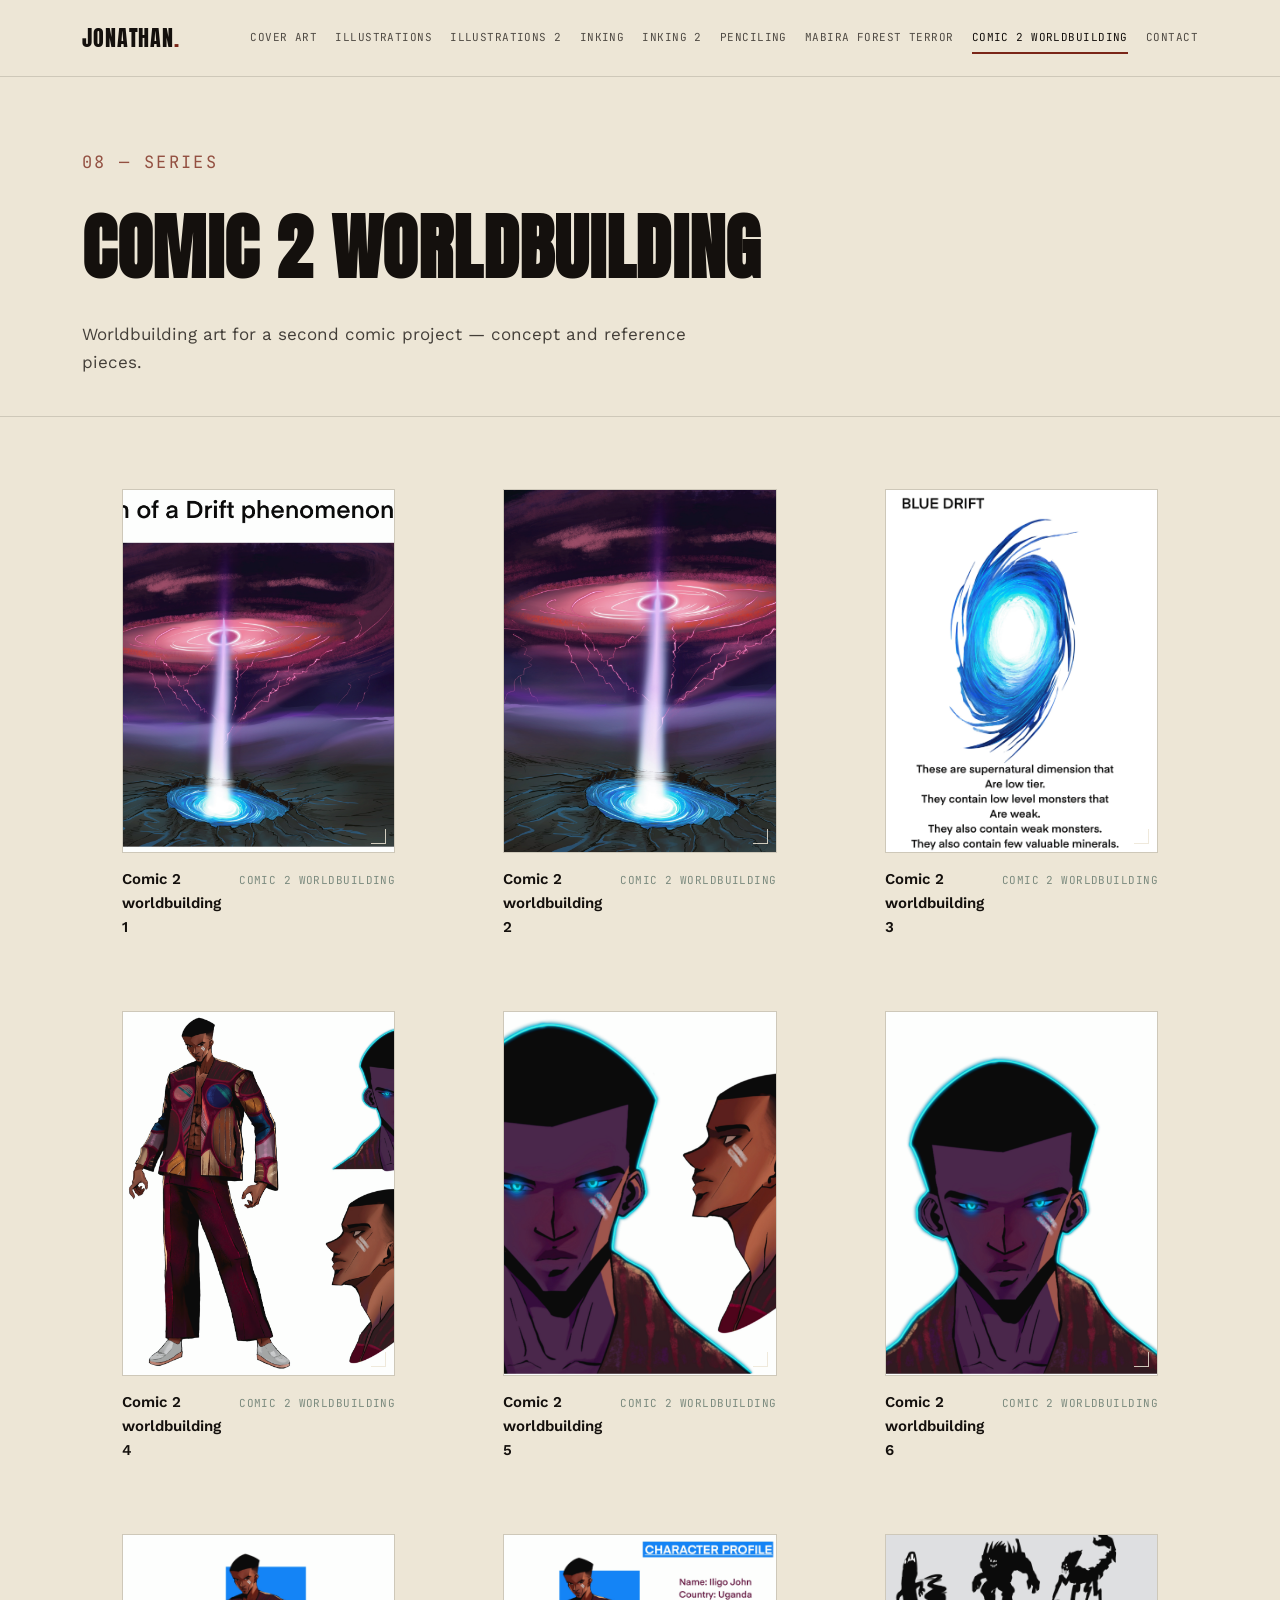
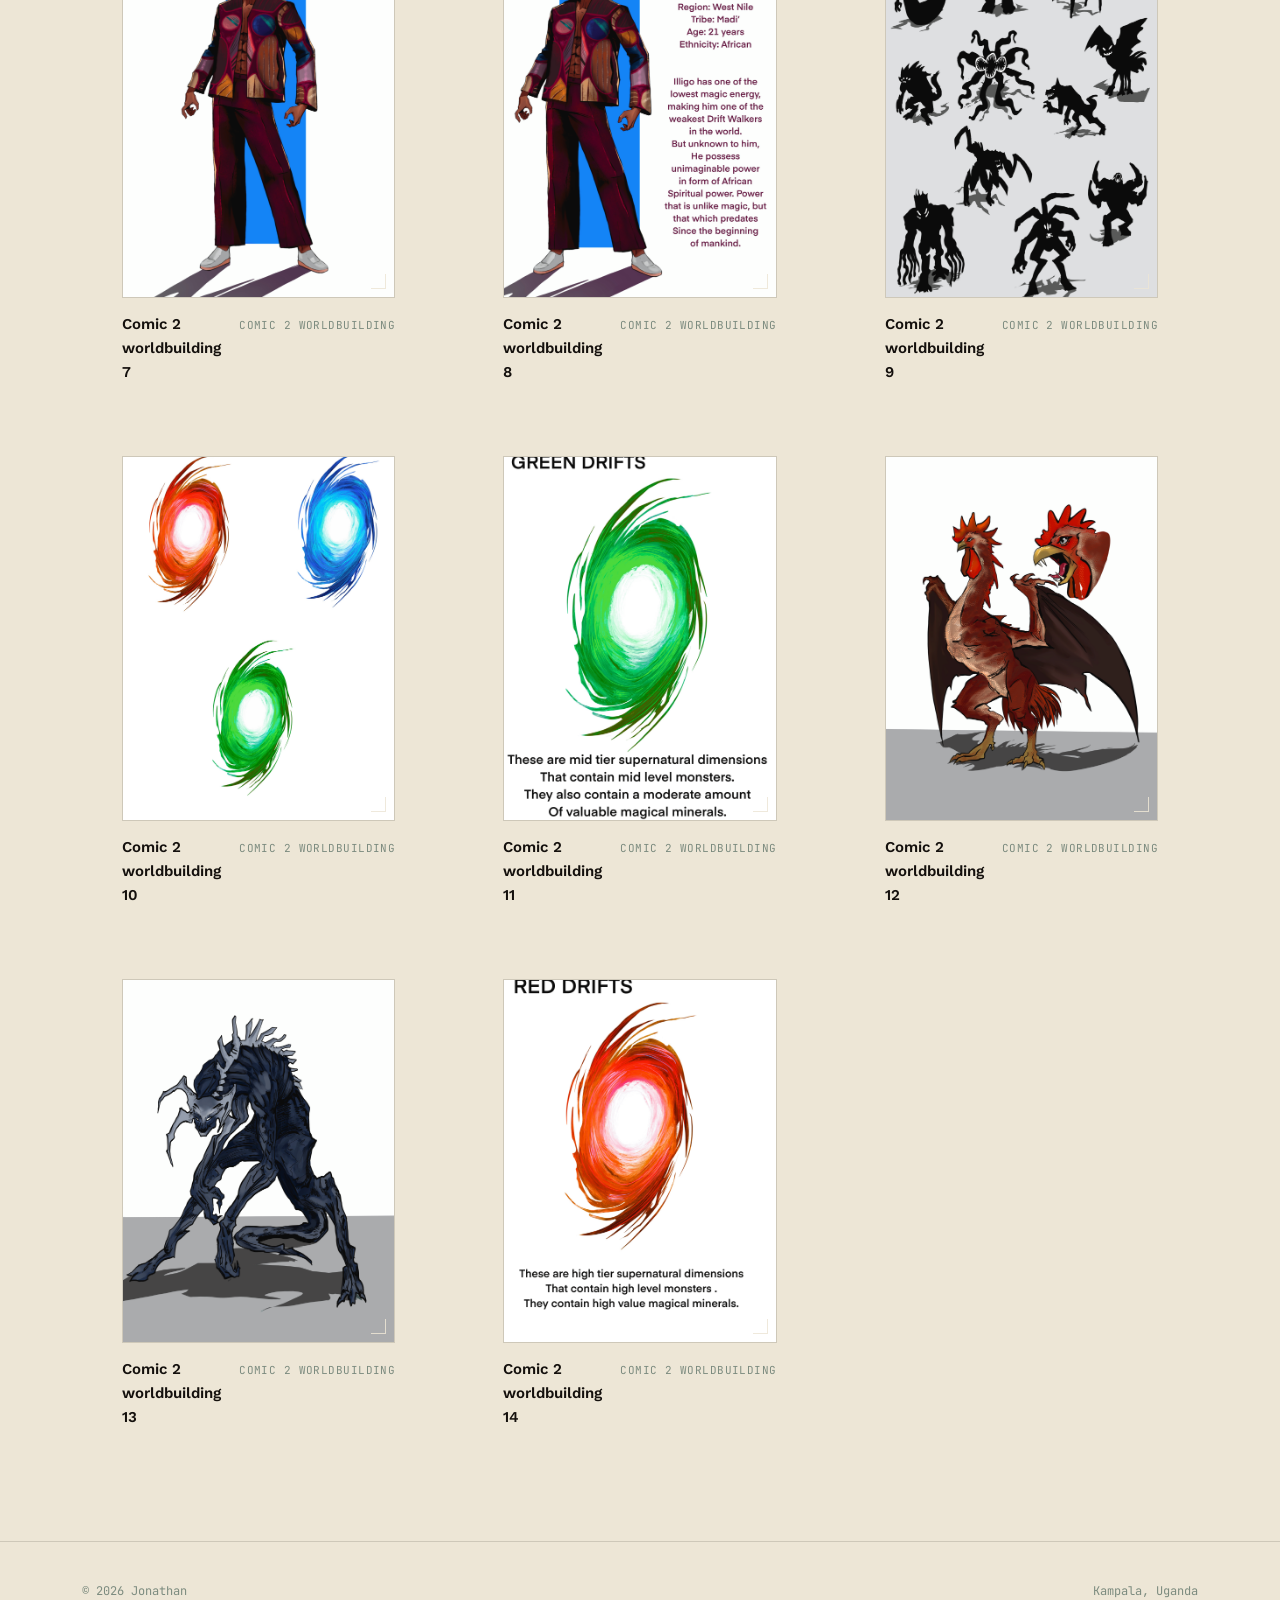
<file: comic-2-worldbuilding.html>
<!DOCTYPE html>
<html lang="en">
<head>
<meta charset="UTF-8">
<meta name="viewport" content="width=device-width, initial-scale=1.0">
<title>Comic 2 Worldbuilding — Jonathan</title>
<link rel="preconnect" href="https://fonts.googleapis.com">
<link href="https://fonts.googleapis.com/css2?family=Anton&family=JetBrains+Mono:wght@400;500&family=Work+Sans:wght@400;500;600&display=swap" rel="stylesheet">
<link rel="stylesheet" href="style.css">
</head>
<body>

<nav class="site-nav">
  <div class="wrap">
    <a href="index.html" class="brand">Jonathan<span>.</span></a>
    <ul class="nav-links">
      <li><a href="cover-art.html">Cover Art</a></li>
      <li><a href="illustrations.html">Illustrations</a></li>
      <li><a href="illustrations-2.html">Illustrations 2</a></li>
      <li><a href="inking.html">Inking</a></li>
      <li><a href="inking-2.html">Inking 2</a></li>
      <li><a href="penciling.html">Penciling</a></li>
      <li><a href="mabira-forest-terror.html">Mabira Forest Terror</a></li>
      <li><a href="comic-2-worldbuilding.html" class="active">Comic 2 Worldbuilding</a></li>
      <li><a href="contact.html">Contact</a></li>
    </ul>
    <button class="nav-toggle" aria-label="Toggle menu">Menu</button>
  </div>
</nav>

<header class="page-header">
  <div class="wrap">
    <p class="hero-eyebrow">08 — Series</p>
    <h1>Comic 2 Worldbuilding</h1>
    <p>Worldbuilding art for a second comic project — concept and reference pieces.</p>
  </div>
</header>

<main>
  <div class="wrap">
    <div class="gallery">
      <figure class="art-tile">
        <div class="art-frame">
          <img src="images/comic-2-worldbuilding/comic-2-worldbuilding (1).jpg" alt="Comic 2 worldbuilding 1" loading="lazy">
        </div>
        <figcaption>
          <span class="art-title">Comic 2 worldbuilding 1</span>
          <span class="art-meta">Comic 2 worldbuilding</span>
        </figcaption>
      </figure>

      <figure class="art-tile">
        <div class="art-frame">
          <img src="images/comic-2-worldbuilding/comic-2-worldbuilding (2).jpg" alt="Comic 2 worldbuilding 2" loading="lazy">
        </div>
        <figcaption>
          <span class="art-title">Comic 2 worldbuilding 2</span>
          <span class="art-meta">Comic 2 worldbuilding</span>
        </figcaption>
      </figure>

      <figure class="art-tile">
        <div class="art-frame">
          <img src="images/comic-2-worldbuilding/comic-2-worldbuilding (3).jpg" alt="Comic 2 worldbuilding 3" loading="lazy">
        </div>
        <figcaption>
          <span class="art-title">Comic 2 worldbuilding 3</span>
          <span class="art-meta">Comic 2 worldbuilding</span>
        </figcaption>
      </figure>

      <figure class="art-tile">
        <div class="art-frame">
          <img src="images/comic-2-worldbuilding/comic-2-worldbuilding (4).jpg" alt="Comic 2 worldbuilding 4" loading="lazy">
        </div>
        <figcaption>
          <span class="art-title">Comic 2 worldbuilding 4</span>
          <span class="art-meta">Comic 2 worldbuilding</span>
        </figcaption>
      </figure>

      <figure class="art-tile">
        <div class="art-frame">
          <img src="images/comic-2-worldbuilding/comic-2-worldbuilding (5).jpg" alt="Comic 2 worldbuilding 5" loading="lazy">
        </div>
        <figcaption>
          <span class="art-title">Comic 2 worldbuilding 5</span>
          <span class="art-meta">Comic 2 worldbuilding</span>
        </figcaption>
      </figure>

      <figure class="art-tile">
        <div class="art-frame">
          <img src="images/comic-2-worldbuilding/comic-2-worldbuilding (6).jpg" alt="Comic 2 worldbuilding 6" loading="lazy">
        </div>
        <figcaption>
          <span class="art-title">Comic 2 worldbuilding 6</span>
          <span class="art-meta">Comic 2 worldbuilding</span>
        </figcaption>
      </figure>

      <figure class="art-tile">
        <div class="art-frame">
          <img src="images/comic-2-worldbuilding/comic-2-worldbuilding (7).jpg" alt="Comic 2 worldbuilding 7" loading="lazy">
        </div>
        <figcaption>
          <span class="art-title">Comic 2 worldbuilding 7</span>
          <span class="art-meta">Comic 2 worldbuilding</span>
        </figcaption>
      </figure>

      <figure class="art-tile">
        <div class="art-frame">
          <img src="images/comic-2-worldbuilding/comic-2-worldbuilding (8).jpg" alt="Comic 2 worldbuilding 8" loading="lazy">
        </div>
        <figcaption>
          <span class="art-title">Comic 2 worldbuilding 8</span>
          <span class="art-meta">Comic 2 worldbuilding</span>
        </figcaption>
      </figure>

      <figure class="art-tile">
        <div class="art-frame">
          <img src="images/comic-2-worldbuilding/comic-2-worldbuilding (9).jpg" alt="Comic 2 worldbuilding 9" loading="lazy">
        </div>
        <figcaption>
          <span class="art-title">Comic 2 worldbuilding 9</span>
          <span class="art-meta">Comic 2 worldbuilding</span>
        </figcaption>
      </figure>

      <figure class="art-tile">
        <div class="art-frame">
          <img src="images/comic-2-worldbuilding/comic-2-worldbuilding (10).jpg" alt="Comic 2 worldbuilding 10" loading="lazy">
        </div>
        <figcaption>
          <span class="art-title">Comic 2 worldbuilding 10</span>
          <span class="art-meta">Comic 2 worldbuilding</span>
        </figcaption>
      </figure>

      <figure class="art-tile">
        <div class="art-frame">
          <img src="images/comic-2-worldbuilding/comic-2-worldbuilding (11).jpg" alt="Comic 2 worldbuilding 11" loading="lazy">
        </div>
        <figcaption>
          <span class="art-title">Comic 2 worldbuilding 11</span>
          <span class="art-meta">Comic 2 worldbuilding</span>
        </figcaption>
      </figure>

      <figure class="art-tile">
        <div class="art-frame">
          <img src="images/comic-2-worldbuilding/comic-2-worldbuilding (12).jpg" alt="Comic 2 worldbuilding 12" loading="lazy">
        </div>
        <figcaption>
          <span class="art-title">Comic 2 worldbuilding 12</span>
          <span class="art-meta">Comic 2 worldbuilding</span>
        </figcaption>
      </figure>

      <figure class="art-tile">
        <div class="art-frame">
          <img src="images/comic-2-worldbuilding/comic-2-worldbuilding (13).jpg" alt="Comic 2 worldbuilding 13" loading="lazy">
        </div>
        <figcaption>
          <span class="art-title">Comic 2 worldbuilding 13</span>
          <span class="art-meta">Comic 2 worldbuilding</span>
        </figcaption>
      </figure>

      <figure class="art-tile">
        <div class="art-frame">
          <img src="images/comic-2-worldbuilding/comic-2-worldbuilding (14).jpg" alt="Comic 2 worldbuilding 14" loading="lazy">
        </div>
        <figcaption>
          <span class="art-title">Comic 2 worldbuilding 14</span>
          <span class="art-meta">Comic 2 worldbuilding</span>
        </figcaption>
      </figure>
    </div>
  </div>
</main>

<footer class="site-footer">
  <div class="wrap" style="display:flex; justify-content:space-between; width:100%;">
    <span>&copy; 2026 Jonathan</span>
    <span>Kampala, Uganda</span>
  </div>
</footer>

<script src="script.js"></script>
</body>
</html>
</file>
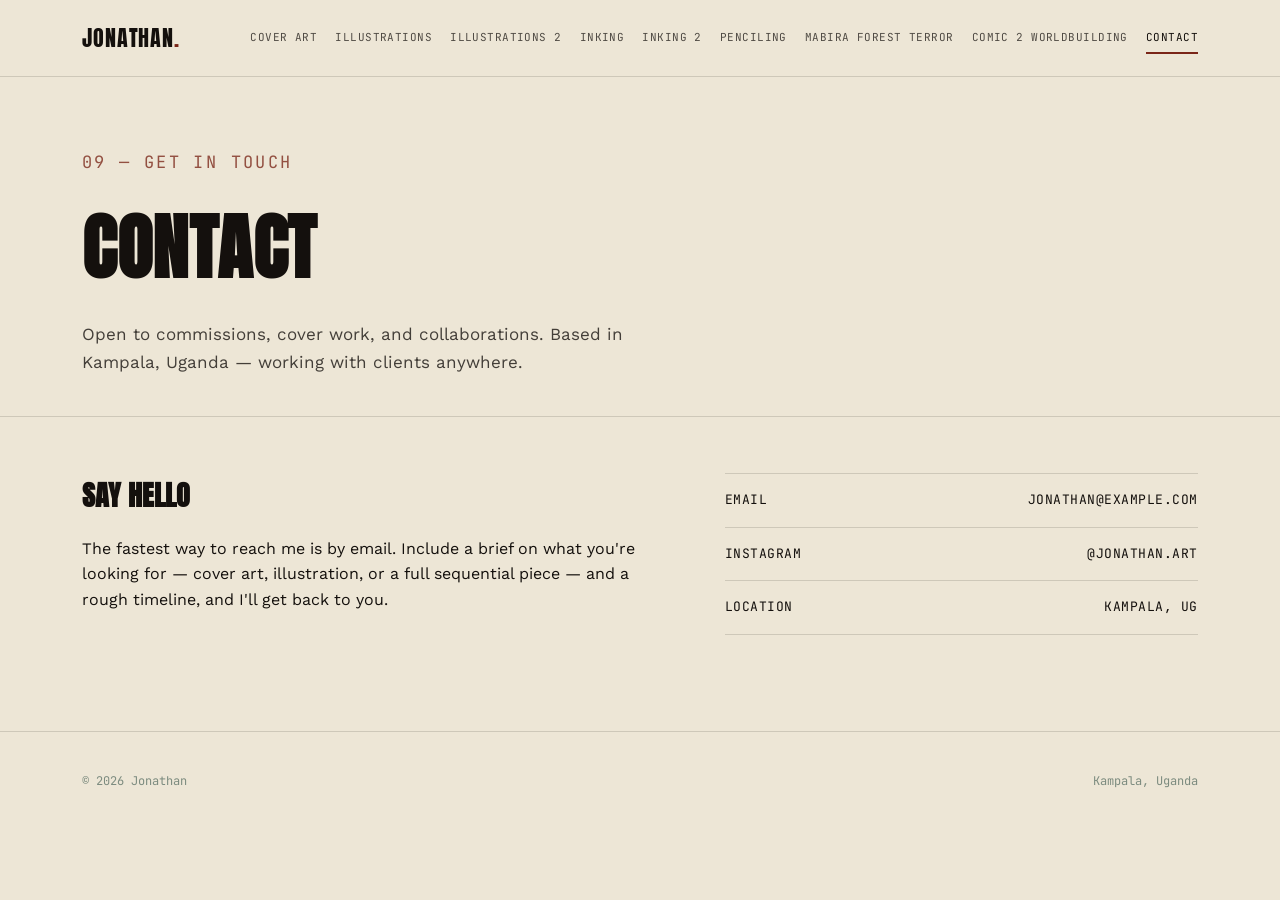
<file: contact.html>
<!DOCTYPE html>
<html lang="en">
<head>
<meta charset="UTF-8">
<meta name="viewport" content="width=device-width, initial-scale=1.0">
<title>Contact — Jonathan</title>
<link rel="preconnect" href="https://fonts.googleapis.com">
<link href="https://fonts.googleapis.com/css2?family=Anton&family=JetBrains+Mono:wght@400;500&family=Work+Sans:wght@400;500;600&display=swap" rel="stylesheet">
<link rel="stylesheet" href="style.css">
</head>
<body>

<nav class="site-nav">
  <div class="wrap">
    <a href="index.html" class="brand">Jonathan<span>.</span></a>
    <ul class="nav-links">
      <li><a href="cover-art.html">Cover Art</a></li>
      <li><a href="illustrations.html">Illustrations</a></li>
      <li><a href="illustrations-2.html">Illustrations 2</a></li>
      <li><a href="inking.html">Inking</a></li>
      <li><a href="inking-2.html">Inking 2</a></li>
      <li><a href="penciling.html">Penciling</a></li>
      <li><a href="mabira-forest-terror.html">Mabira Forest Terror</a></li>
      <li><a href="comic-2-worldbuilding.html">Comic 2 Worldbuilding</a></li>
      <li><a href="contact.html" class="active">Contact</a></li>
    </ul>
    <button class="nav-toggle" aria-label="Toggle menu">Menu</button>
  </div>
</nav>

<header class="page-header">
  <div class="wrap">
    <p class="hero-eyebrow">09 — Get in Touch</p>
    <h1>Contact</h1>
    <p>Open to commissions, cover work, and collaborations. Based in Kampala,
    Uganda — working with clients anywhere.</p>
  </div>
</header>

<main>
  <div class="wrap">
    <div class="contact-grid">
      <div>
        <h2>Say hello</h2>
        <p>The fastest way to reach me is by email. Include a brief on what
        you're looking for — cover art, illustration, or a full sequential
        piece — and a rough timeline, and I'll get back to you.</p>
      </div>
      <div>
        <ul class="contact-list">
          <li><span>Email</span><span>jonathan@example.com</span></li>
          <li><span>Instagram</span><span>@jonathan.art</span></li>
          <li><span>Location</span><span>Kampala, UG</span></li>
        </ul>
      </div>
    </div>
  </div>
</main>

<footer class="site-footer">
  <div class="wrap" style="display:flex; justify-content:space-between; width:100%;">
    <span>&copy; 2026 Jonathan</span>
    <span>Kampala, Uganda</span>
  </div>
</footer>

<script src="script.js"></script>
</body>
</html>
</file>
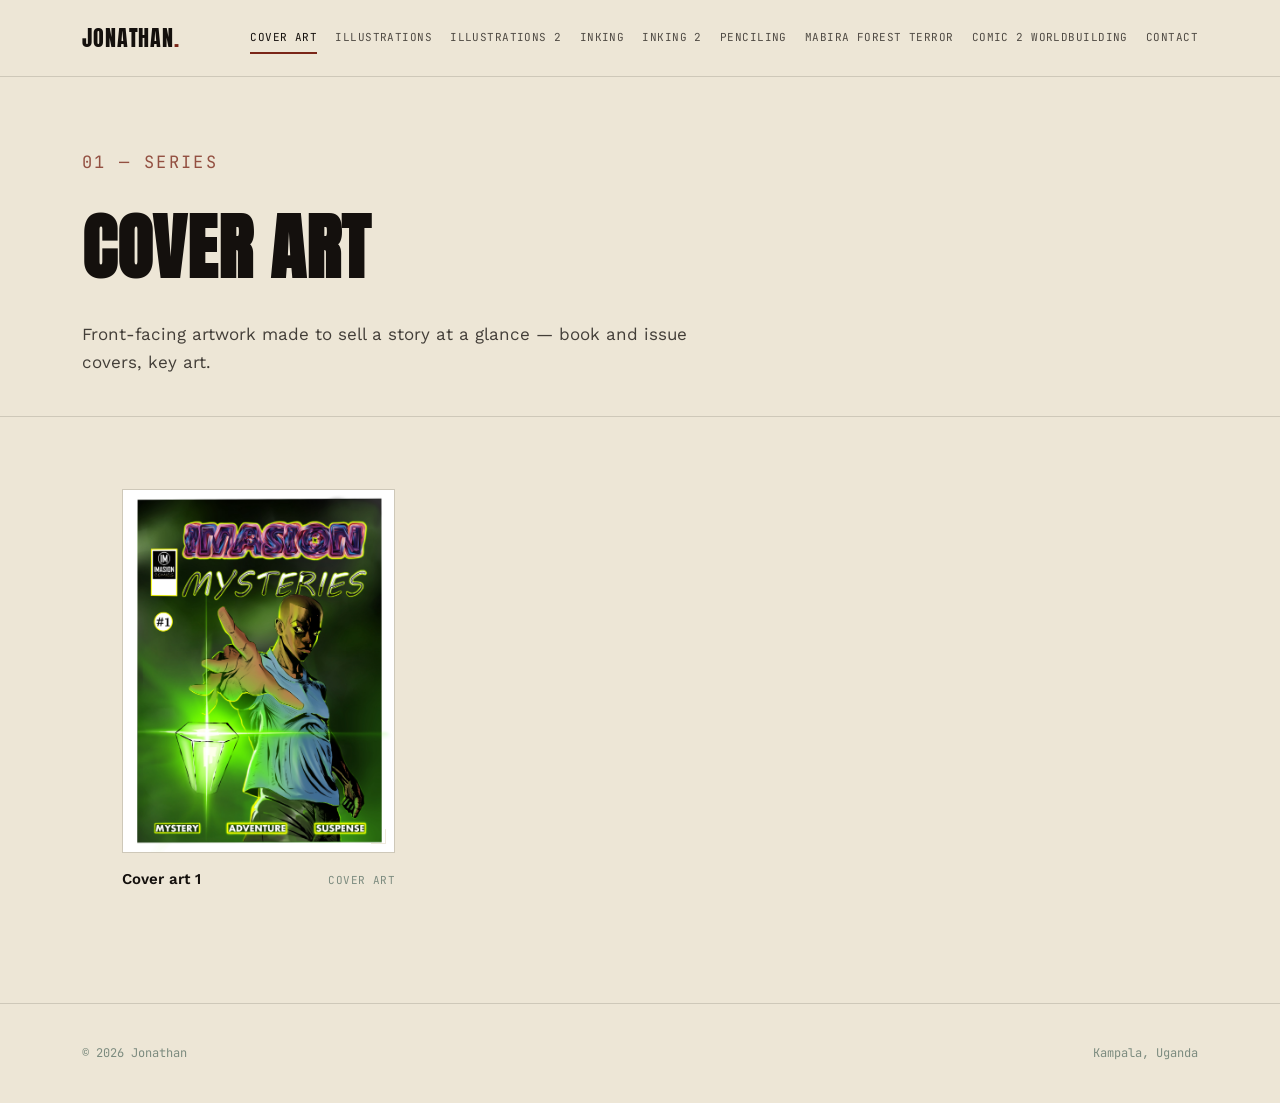
<file: cover-art.html>
<!DOCTYPE html>
<html lang="en">
<head>
<meta charset="UTF-8">
<meta name="viewport" content="width=device-width, initial-scale=1.0">
<title>Cover Art — Jonathan</title>
<link rel="preconnect" href="https://fonts.googleapis.com">
<link href="https://fonts.googleapis.com/css2?family=Anton&family=JetBrains+Mono:wght@400;500&family=Work+Sans:wght@400;500;600&display=swap" rel="stylesheet">
<link rel="stylesheet" href="style.css">
</head>
<body>

<nav class="site-nav">
  <div class="wrap">
    <a href="index.html" class="brand">Jonathan<span>.</span></a>
    <ul class="nav-links">
      <li><a href="cover-art.html" class="active">Cover Art</a></li>
      <li><a href="illustrations.html">Illustrations</a></li>
      <li><a href="illustrations-2.html">Illustrations 2</a></li>
      <li><a href="inking.html">Inking</a></li>
      <li><a href="inking-2.html">Inking 2</a></li>
      <li><a href="penciling.html">Penciling</a></li>
      <li><a href="mabira-forest-terror.html">Mabira Forest Terror</a></li>
      <li><a href="comic-2-worldbuilding.html">Comic 2 Worldbuilding</a></li>
      <li><a href="contact.html">Contact</a></li>
    </ul>
    <button class="nav-toggle" aria-label="Toggle menu">Menu</button>
  </div>
</nav>

<header class="page-header">
  <div class="wrap">
    <p class="hero-eyebrow">01 — Series</p>
    <h1>Cover Art</h1>
    <p>Front-facing artwork made to sell a story at a glance — book and issue covers, key art.</p>
  </div>
</header>

<main>
  <div class="wrap">
    <div class="gallery">
      <figure class="art-tile">
        <div class="art-frame">
          <img src="images/cover-art/Cover art (1).jpg" alt="Cover art 1" loading="lazy">
        </div>
        <figcaption>
          <span class="art-title">Cover art 1</span>
          <span class="art-meta">Cover art</span>
        </figcaption>
      </figure>
    </div>
  </div>
</main>

<footer class="site-footer">
  <div class="wrap" style="display:flex; justify-content:space-between; width:100%;">
    <span>&copy; 2026 Jonathan</span>
    <span>Kampala, Uganda</span>
  </div>
</footer>

<script src="script.js"></script>
</body>
</html>
</file>
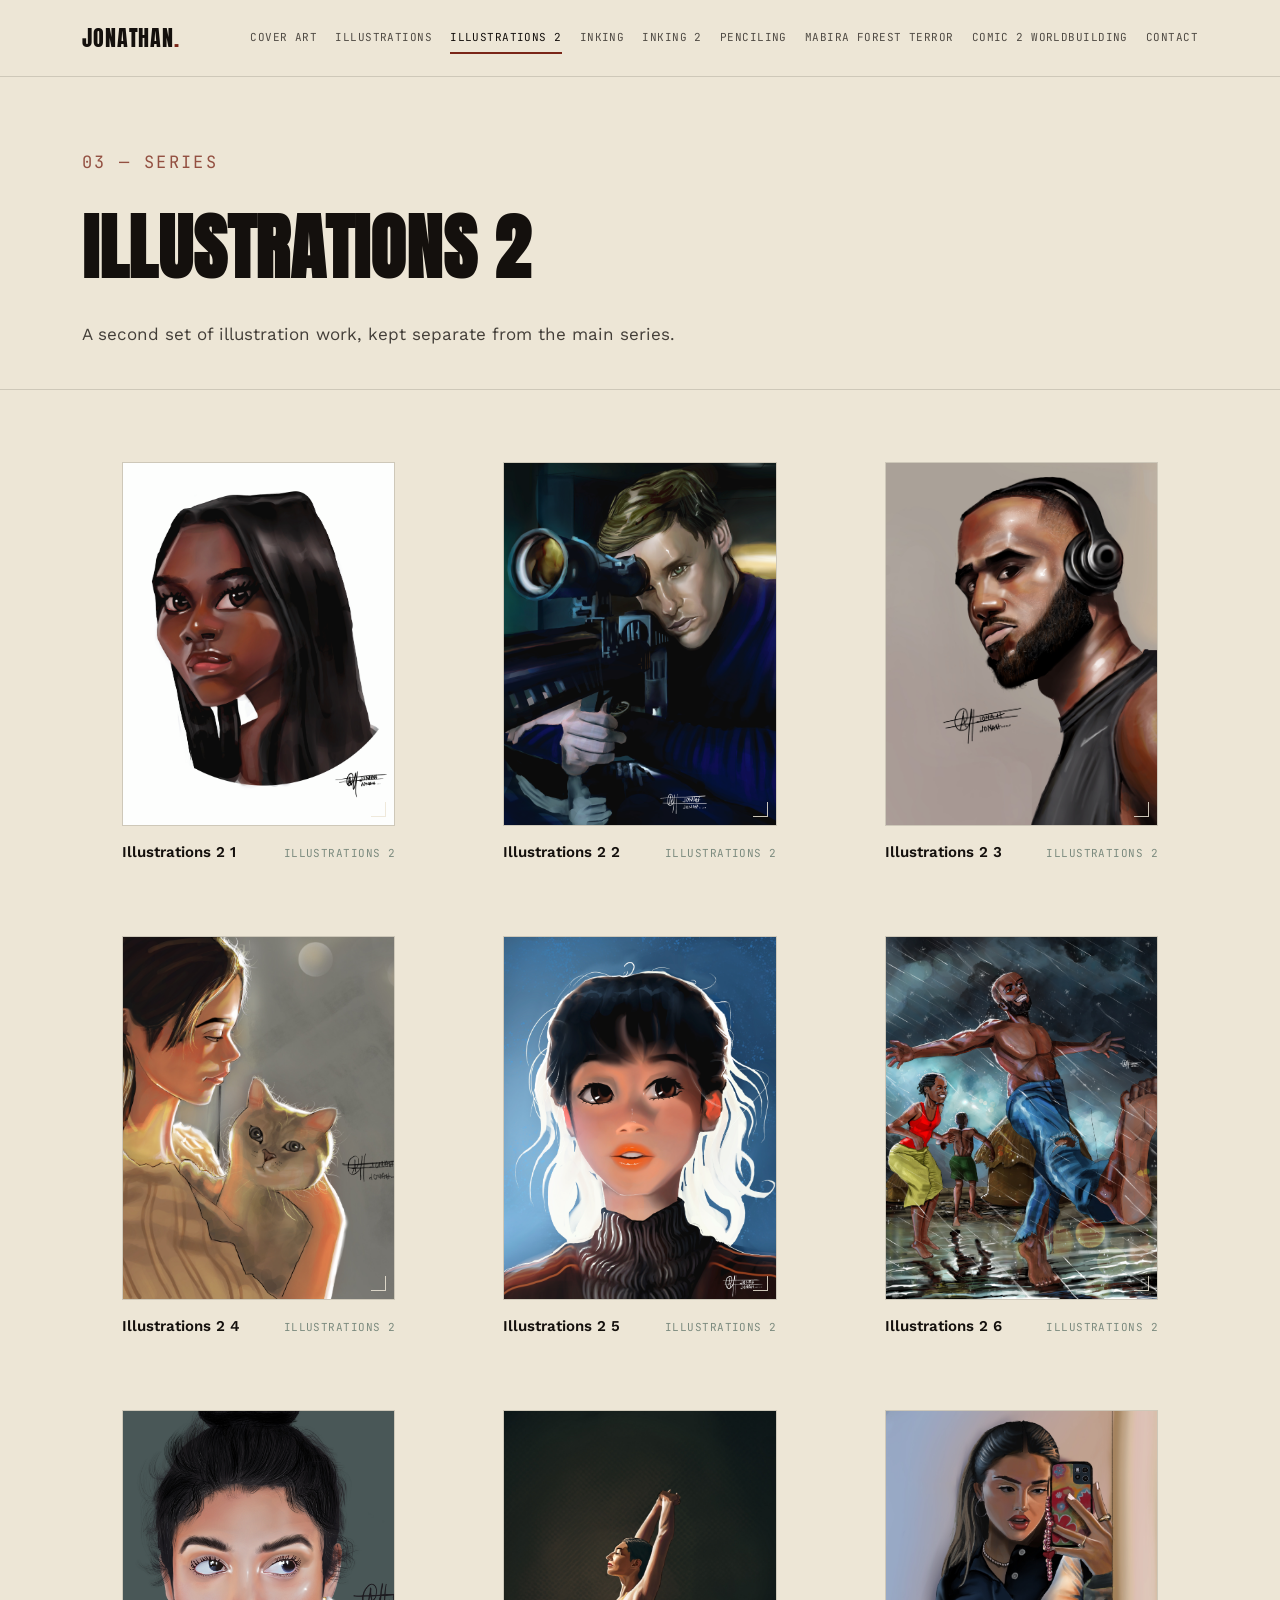
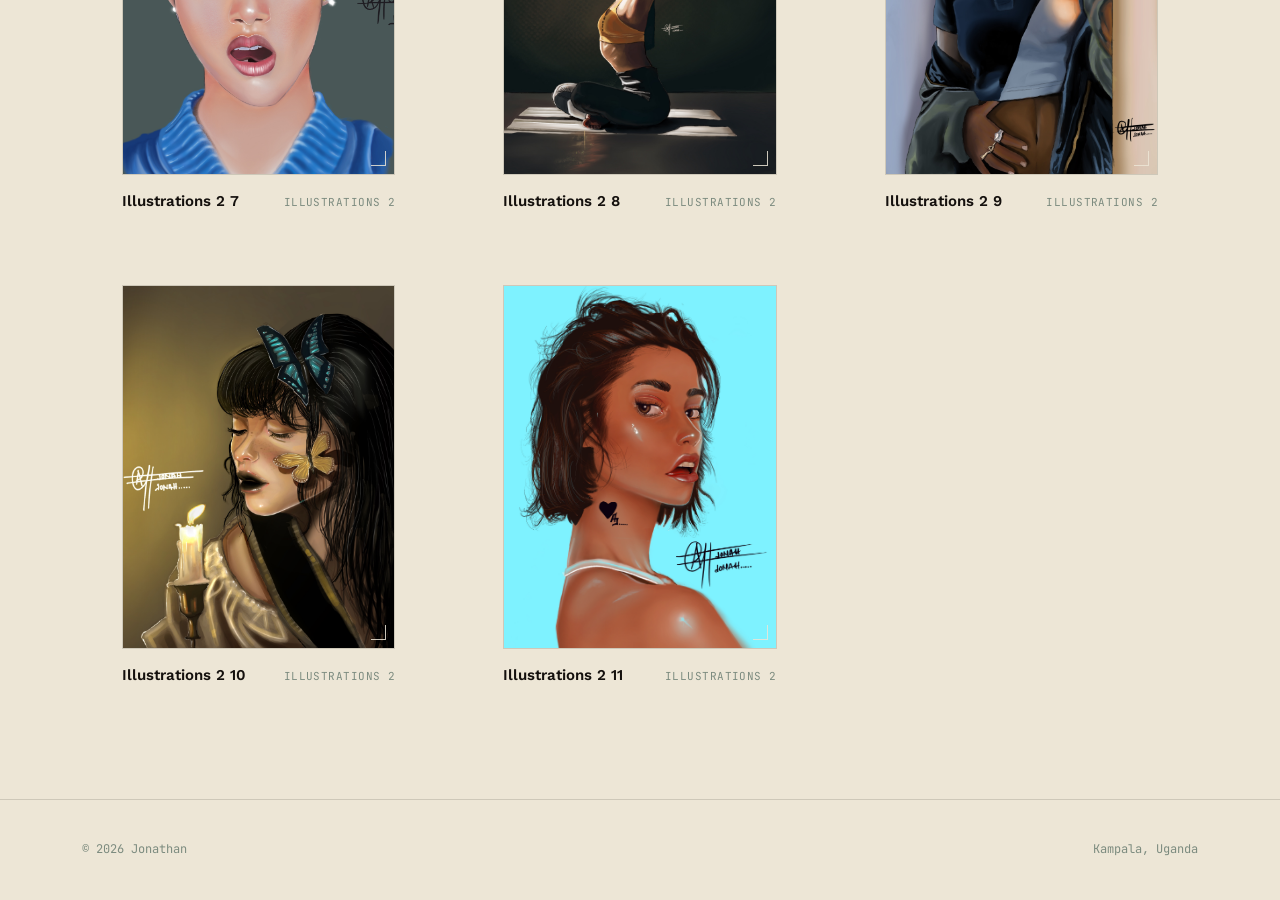
<file: illustrations-2.html>
<!DOCTYPE html>
<html lang="en">
<head>
<meta charset="UTF-8">
<meta name="viewport" content="width=device-width, initial-scale=1.0">
<title>Illustrations 2 — Jonathan</title>
<link rel="preconnect" href="https://fonts.googleapis.com">
<link href="https://fonts.googleapis.com/css2?family=Anton&family=JetBrains+Mono:wght@400;500&family=Work+Sans:wght@400;500;600&display=swap" rel="stylesheet">
<link rel="stylesheet" href="style.css">
</head>
<body>

<nav class="site-nav">
  <div class="wrap">
    <a href="index.html" class="brand">Jonathan<span>.</span></a>
    <ul class="nav-links">
      <li><a href="cover-art.html">Cover Art</a></li>
      <li><a href="illustrations.html">Illustrations</a></li>
      <li><a href="illustrations-2.html" class="active">Illustrations 2</a></li>
      <li><a href="inking.html">Inking</a></li>
      <li><a href="inking-2.html">Inking 2</a></li>
      <li><a href="penciling.html">Penciling</a></li>
      <li><a href="mabira-forest-terror.html">Mabira Forest Terror</a></li>
      <li><a href="comic-2-worldbuilding.html">Comic 2 Worldbuilding</a></li>
      <li><a href="contact.html">Contact</a></li>
    </ul>
    <button class="nav-toggle" aria-label="Toggle menu">Menu</button>
  </div>
</nav>

<header class="page-header">
  <div class="wrap">
    <p class="hero-eyebrow">03 — Series</p>
    <h1>Illustrations 2</h1>
    <p>A second set of illustration work, kept separate from the main series.</p>
  </div>
</header>

<main>
  <div class="wrap">
    <div class="gallery">
      <figure class="art-tile">
        <div class="art-frame">
          <img src="images/illustrations-2/Illustrations (1).jpg" alt="Illustrations 2 1" loading="lazy">
        </div>
        <figcaption>
          <span class="art-title">Illustrations 2 1</span>
          <span class="art-meta">Illustrations 2</span>
        </figcaption>
      </figure>

      <figure class="art-tile">
        <div class="art-frame">
          <img src="images/illustrations-2/Illustrations (2).jpg" alt="Illustrations 2 2" loading="lazy">
        </div>
        <figcaption>
          <span class="art-title">Illustrations 2 2</span>
          <span class="art-meta">Illustrations 2</span>
        </figcaption>
      </figure>

      <figure class="art-tile">
        <div class="art-frame">
          <img src="images/illustrations-2/Illustrations (3).jpg" alt="Illustrations 2 3" loading="lazy">
        </div>
        <figcaption>
          <span class="art-title">Illustrations 2 3</span>
          <span class="art-meta">Illustrations 2</span>
        </figcaption>
      </figure>

      <figure class="art-tile">
        <div class="art-frame">
          <img src="images/illustrations-2/Illustrations (4).jpg" alt="Illustrations 2 4" loading="lazy">
        </div>
        <figcaption>
          <span class="art-title">Illustrations 2 4</span>
          <span class="art-meta">Illustrations 2</span>
        </figcaption>
      </figure>

      <figure class="art-tile">
        <div class="art-frame">
          <img src="images/illustrations-2/Illustrations (5).jpg" alt="Illustrations 2 5" loading="lazy">
        </div>
        <figcaption>
          <span class="art-title">Illustrations 2 5</span>
          <span class="art-meta">Illustrations 2</span>
        </figcaption>
      </figure>

      <figure class="art-tile">
        <div class="art-frame">
          <img src="images/illustrations-2/Illustrations (6).jpg" alt="Illustrations 2 6" loading="lazy">
        </div>
        <figcaption>
          <span class="art-title">Illustrations 2 6</span>
          <span class="art-meta">Illustrations 2</span>
        </figcaption>
      </figure>

      <figure class="art-tile">
        <div class="art-frame">
          <img src="images/illustrations-2/Illustrations (7).jpg" alt="Illustrations 2 7" loading="lazy">
        </div>
        <figcaption>
          <span class="art-title">Illustrations 2 7</span>
          <span class="art-meta">Illustrations 2</span>
        </figcaption>
      </figure>

      <figure class="art-tile">
        <div class="art-frame">
          <img src="images/illustrations-2/Illustrations (8).jpg" alt="Illustrations 2 8" loading="lazy">
        </div>
        <figcaption>
          <span class="art-title">Illustrations 2 8</span>
          <span class="art-meta">Illustrations 2</span>
        </figcaption>
      </figure>

      <figure class="art-tile">
        <div class="art-frame">
          <img src="images/illustrations-2/Illustrations (9).jpg" alt="Illustrations 2 9" loading="lazy">
        </div>
        <figcaption>
          <span class="art-title">Illustrations 2 9</span>
          <span class="art-meta">Illustrations 2</span>
        </figcaption>
      </figure>

      <figure class="art-tile">
        <div class="art-frame">
          <img src="images/illustrations-2/Illustrations (10).jpg" alt="Illustrations 2 10" loading="lazy">
        </div>
        <figcaption>
          <span class="art-title">Illustrations 2 10</span>
          <span class="art-meta">Illustrations 2</span>
        </figcaption>
      </figure>

      <figure class="art-tile">
        <div class="art-frame">
          <img src="images/illustrations-2/Illustrations (11).jpg" alt="Illustrations 2 11" loading="lazy">
        </div>
        <figcaption>
          <span class="art-title">Illustrations 2 11</span>
          <span class="art-meta">Illustrations 2</span>
        </figcaption>
      </figure>
    </div>
  </div>
</main>

<footer class="site-footer">
  <div class="wrap" style="display:flex; justify-content:space-between; width:100%;">
    <span>&copy; 2026 Jonathan</span>
    <span>Kampala, Uganda</span>
  </div>
</footer>

<script src="script.js"></script>
</body>
</html>
</file>
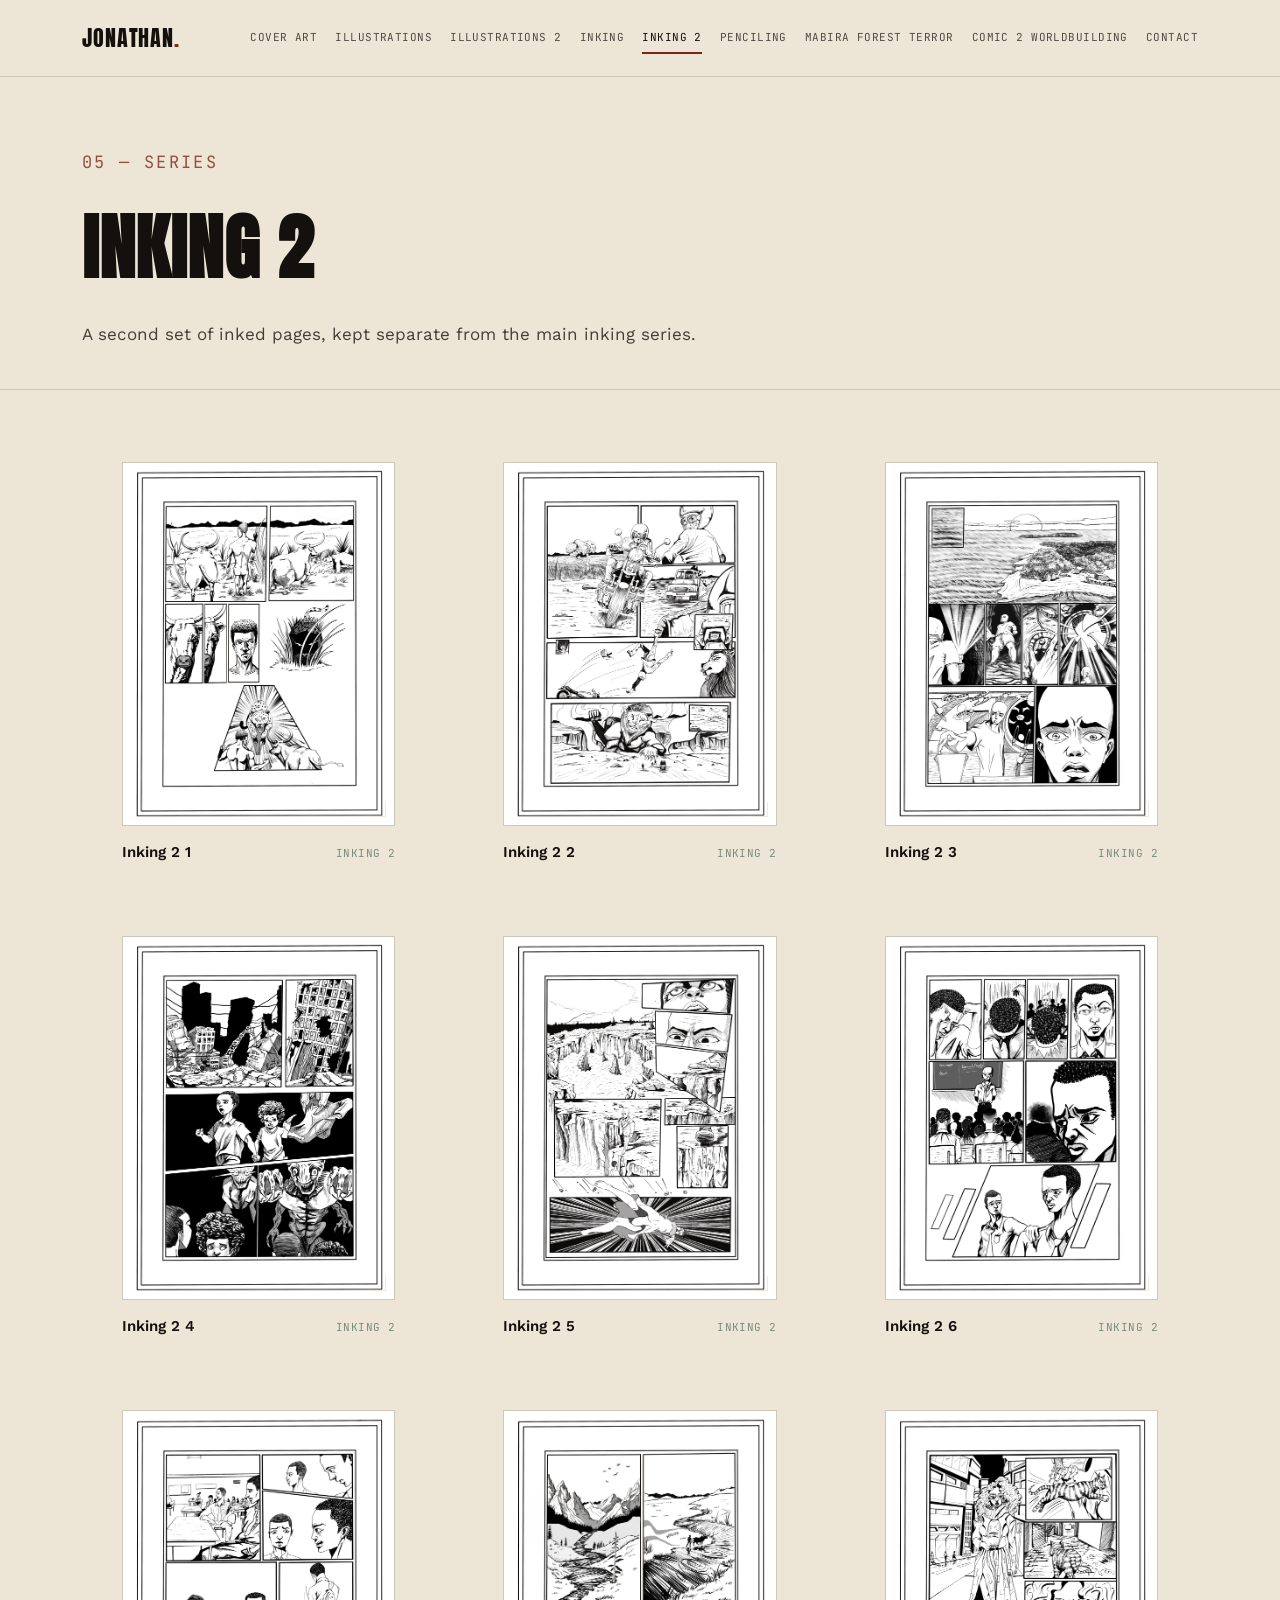
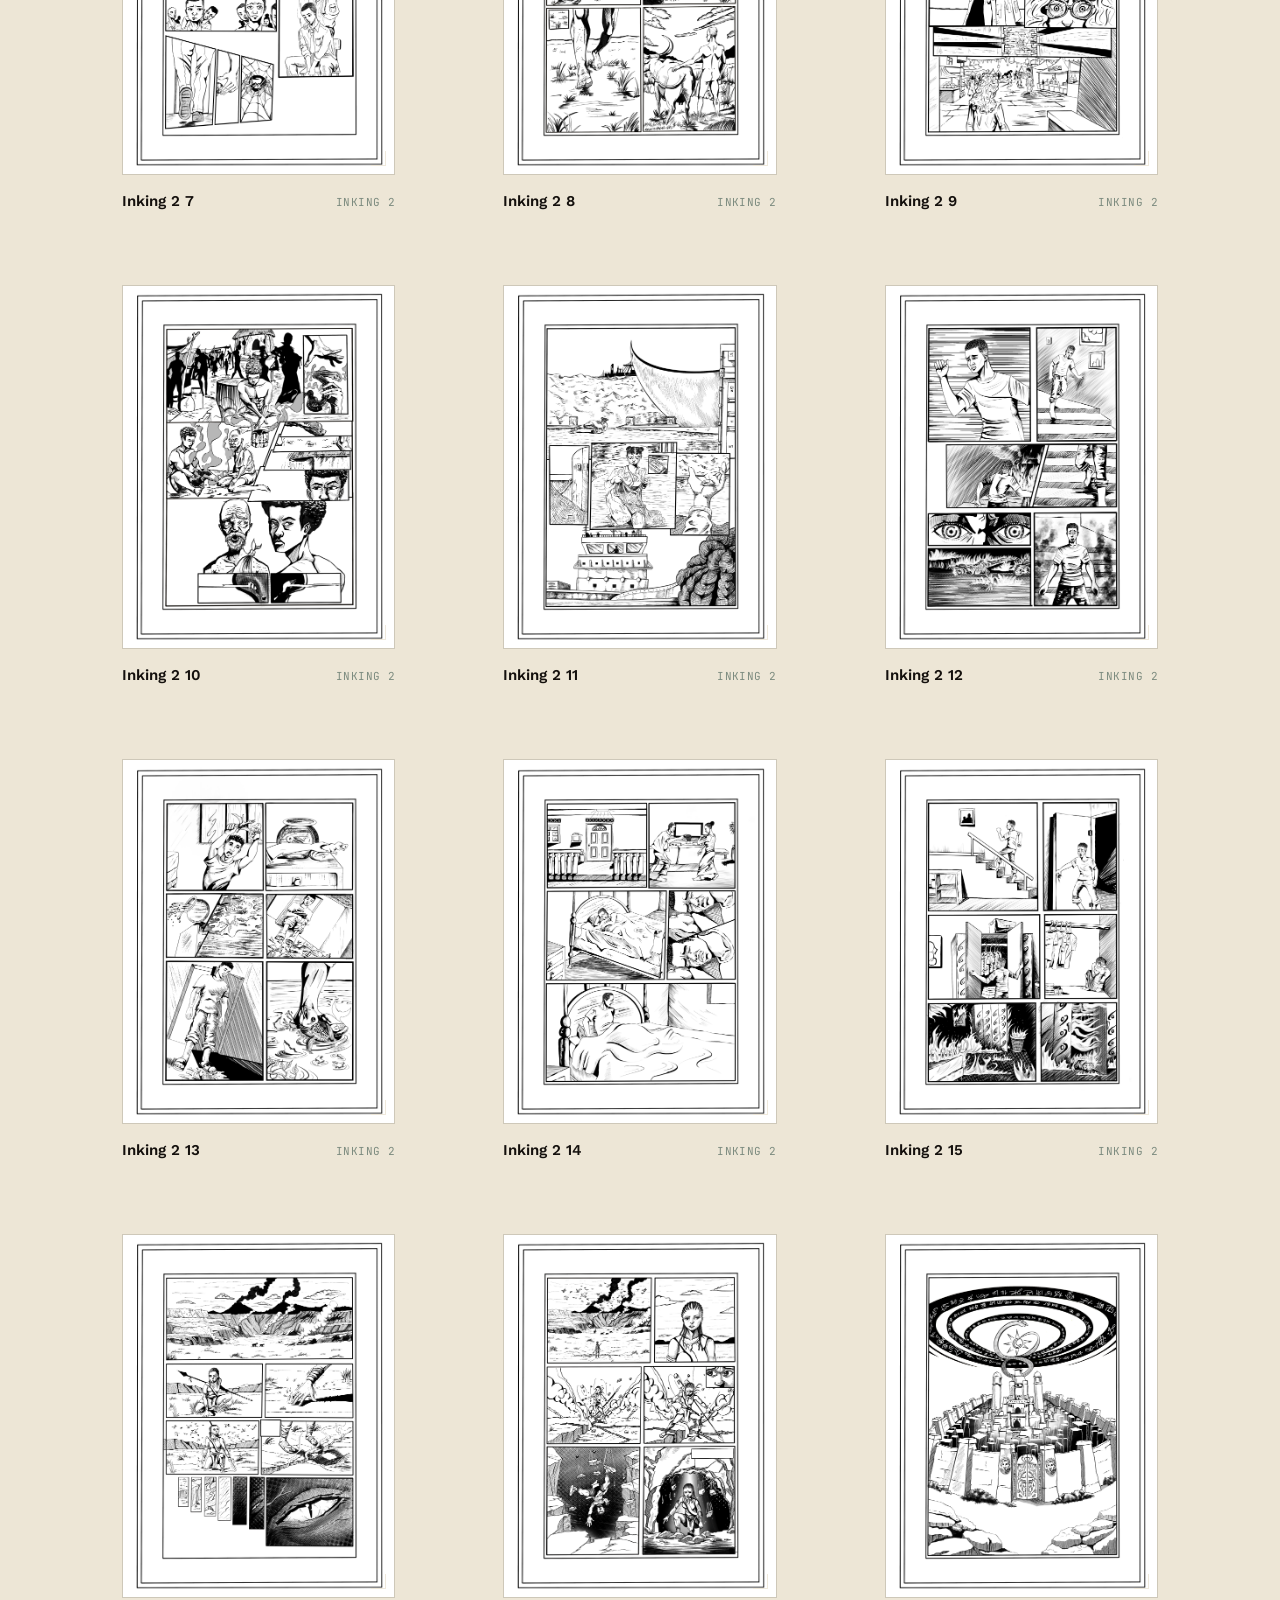
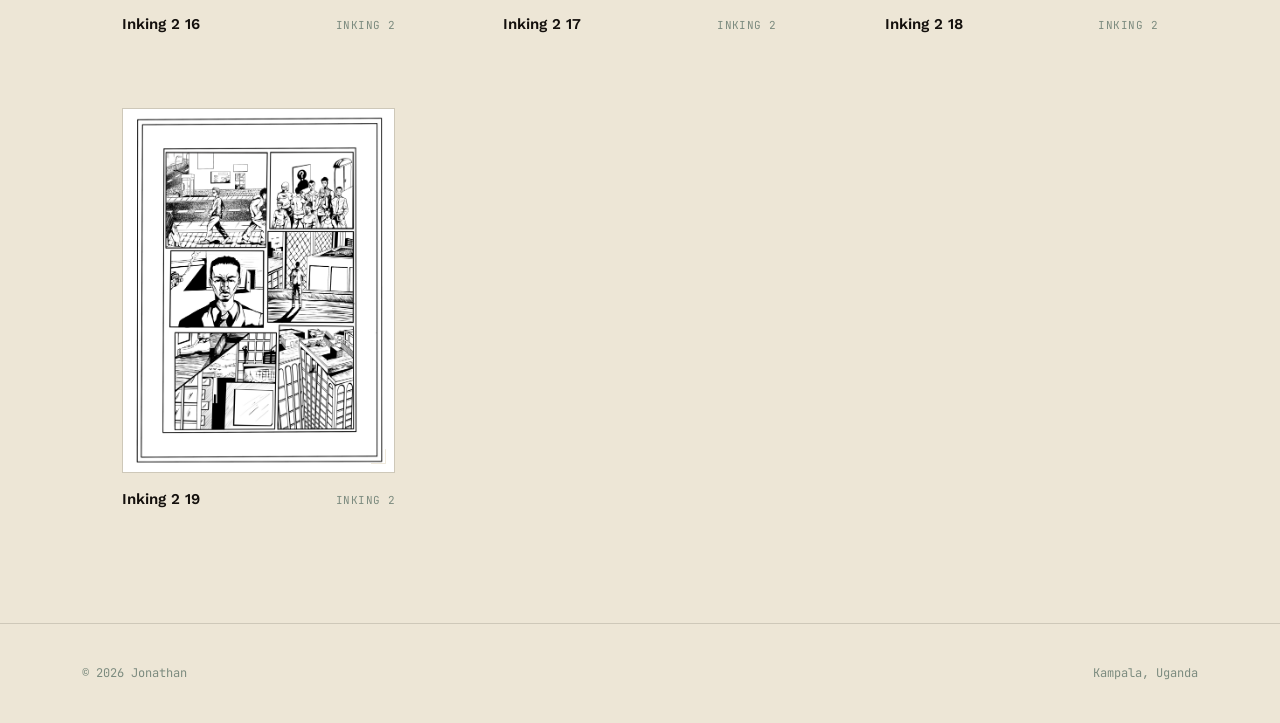
<file: inking-2.html>
<!DOCTYPE html>
<html lang="en">
<head>
<meta charset="UTF-8">
<meta name="viewport" content="width=device-width, initial-scale=1.0">
<title>Inking 2 — Jonathan</title>
<link rel="preconnect" href="https://fonts.googleapis.com">
<link href="https://fonts.googleapis.com/css2?family=Anton&family=JetBrains+Mono:wght@400;500&family=Work+Sans:wght@400;500;600&display=swap" rel="stylesheet">
<link rel="stylesheet" href="style.css">
</head>
<body>

<nav class="site-nav">
  <div class="wrap">
    <a href="index.html" class="brand">Jonathan<span>.</span></a>
    <ul class="nav-links">
      <li><a href="cover-art.html">Cover Art</a></li>
      <li><a href="illustrations.html">Illustrations</a></li>
      <li><a href="illustrations-2.html">Illustrations 2</a></li>
      <li><a href="inking.html">Inking</a></li>
      <li><a href="inking-2.html" class="active">Inking 2</a></li>
      <li><a href="penciling.html">Penciling</a></li>
      <li><a href="mabira-forest-terror.html">Mabira Forest Terror</a></li>
      <li><a href="comic-2-worldbuilding.html">Comic 2 Worldbuilding</a></li>
      <li><a href="contact.html">Contact</a></li>
    </ul>
    <button class="nav-toggle" aria-label="Toggle menu">Menu</button>
  </div>
</nav>

<header class="page-header">
  <div class="wrap">
    <p class="hero-eyebrow">05 — Series</p>
    <h1>Inking 2</h1>
    <p>A second set of inked pages, kept separate from the main inking series.</p>
  </div>
</header>

<main>
  <div class="wrap">
    <div class="gallery">
      <figure class="art-tile">
        <div class="art-frame">
          <img src="images/inking-2/Inking (1).jpg" alt="Inking 2 1" loading="lazy">
        </div>
        <figcaption>
          <span class="art-title">Inking 2 1</span>
          <span class="art-meta">Inking 2</span>
        </figcaption>
      </figure>

      <figure class="art-tile">
        <div class="art-frame">
          <img src="images/inking-2/Inking (2).jpg" alt="Inking 2 2" loading="lazy">
        </div>
        <figcaption>
          <span class="art-title">Inking 2 2</span>
          <span class="art-meta">Inking 2</span>
        </figcaption>
      </figure>

      <figure class="art-tile">
        <div class="art-frame">
          <img src="images/inking-2/Inking (3).jpg" alt="Inking 2 3" loading="lazy">
        </div>
        <figcaption>
          <span class="art-title">Inking 2 3</span>
          <span class="art-meta">Inking 2</span>
        </figcaption>
      </figure>

      <figure class="art-tile">
        <div class="art-frame">
          <img src="images/inking-2/Inking (4).jpg" alt="Inking 2 4" loading="lazy">
        </div>
        <figcaption>
          <span class="art-title">Inking 2 4</span>
          <span class="art-meta">Inking 2</span>
        </figcaption>
      </figure>

      <figure class="art-tile">
        <div class="art-frame">
          <img src="images/inking-2/Inking (5).jpg" alt="Inking 2 5" loading="lazy">
        </div>
        <figcaption>
          <span class="art-title">Inking 2 5</span>
          <span class="art-meta">Inking 2</span>
        </figcaption>
      </figure>

      <figure class="art-tile">
        <div class="art-frame">
          <img src="images/inking-2/Inking (6).jpg" alt="Inking 2 6" loading="lazy">
        </div>
        <figcaption>
          <span class="art-title">Inking 2 6</span>
          <span class="art-meta">Inking 2</span>
        </figcaption>
      </figure>

      <figure class="art-tile">
        <div class="art-frame">
          <img src="images/inking-2/Inking (7).jpg" alt="Inking 2 7" loading="lazy">
        </div>
        <figcaption>
          <span class="art-title">Inking 2 7</span>
          <span class="art-meta">Inking 2</span>
        </figcaption>
      </figure>

      <figure class="art-tile">
        <div class="art-frame">
          <img src="images/inking-2/Inking (8).jpg" alt="Inking 2 8" loading="lazy">
        </div>
        <figcaption>
          <span class="art-title">Inking 2 8</span>
          <span class="art-meta">Inking 2</span>
        </figcaption>
      </figure>

      <figure class="art-tile">
        <div class="art-frame">
          <img src="images/inking-2/Inking (9).jpg" alt="Inking 2 9" loading="lazy">
        </div>
        <figcaption>
          <span class="art-title">Inking 2 9</span>
          <span class="art-meta">Inking 2</span>
        </figcaption>
      </figure>

      <figure class="art-tile">
        <div class="art-frame">
          <img src="images/inking-2/Inking (10).jpg" alt="Inking 2 10" loading="lazy">
        </div>
        <figcaption>
          <span class="art-title">Inking 2 10</span>
          <span class="art-meta">Inking 2</span>
        </figcaption>
      </figure>

      <figure class="art-tile">
        <div class="art-frame">
          <img src="images/inking-2/Inking (11).jpg" alt="Inking 2 11" loading="lazy">
        </div>
        <figcaption>
          <span class="art-title">Inking 2 11</span>
          <span class="art-meta">Inking 2</span>
        </figcaption>
      </figure>

      <figure class="art-tile">
        <div class="art-frame">
          <img src="images/inking-2/Inking (12).jpg" alt="Inking 2 12" loading="lazy">
        </div>
        <figcaption>
          <span class="art-title">Inking 2 12</span>
          <span class="art-meta">Inking 2</span>
        </figcaption>
      </figure>

      <figure class="art-tile">
        <div class="art-frame">
          <img src="images/inking-2/Inking (13).jpg" alt="Inking 2 13" loading="lazy">
        </div>
        <figcaption>
          <span class="art-title">Inking 2 13</span>
          <span class="art-meta">Inking 2</span>
        </figcaption>
      </figure>

      <figure class="art-tile">
        <div class="art-frame">
          <img src="images/inking-2/Inking (14).jpg" alt="Inking 2 14" loading="lazy">
        </div>
        <figcaption>
          <span class="art-title">Inking 2 14</span>
          <span class="art-meta">Inking 2</span>
        </figcaption>
      </figure>

      <figure class="art-tile">
        <div class="art-frame">
          <img src="images/inking-2/Inking (15).jpg" alt="Inking 2 15" loading="lazy">
        </div>
        <figcaption>
          <span class="art-title">Inking 2 15</span>
          <span class="art-meta">Inking 2</span>
        </figcaption>
      </figure>

      <figure class="art-tile">
        <div class="art-frame">
          <img src="images/inking-2/Inking (16).jpg" alt="Inking 2 16" loading="lazy">
        </div>
        <figcaption>
          <span class="art-title">Inking 2 16</span>
          <span class="art-meta">Inking 2</span>
        </figcaption>
      </figure>

      <figure class="art-tile">
        <div class="art-frame">
          <img src="images/inking-2/Inking (17).jpg" alt="Inking 2 17" loading="lazy">
        </div>
        <figcaption>
          <span class="art-title">Inking 2 17</span>
          <span class="art-meta">Inking 2</span>
        </figcaption>
      </figure>

      <figure class="art-tile">
        <div class="art-frame">
          <img src="images/inking-2/Inking (18).jpg" alt="Inking 2 18" loading="lazy">
        </div>
        <figcaption>
          <span class="art-title">Inking 2 18</span>
          <span class="art-meta">Inking 2</span>
        </figcaption>
      </figure>

      <figure class="art-tile">
        <div class="art-frame">
          <img src="images/inking-2/Inking (19).jpg" alt="Inking 2 19" loading="lazy">
        </div>
        <figcaption>
          <span class="art-title">Inking 2 19</span>
          <span class="art-meta">Inking 2</span>
        </figcaption>
      </figure>
    </div>
  </div>
</main>

<footer class="site-footer">
  <div class="wrap" style="display:flex; justify-content:space-between; width:100%;">
    <span>&copy; 2026 Jonathan</span>
    <span>Kampala, Uganda</span>
  </div>
</footer>

<script src="script.js"></script>
</body>
</html>
</file>
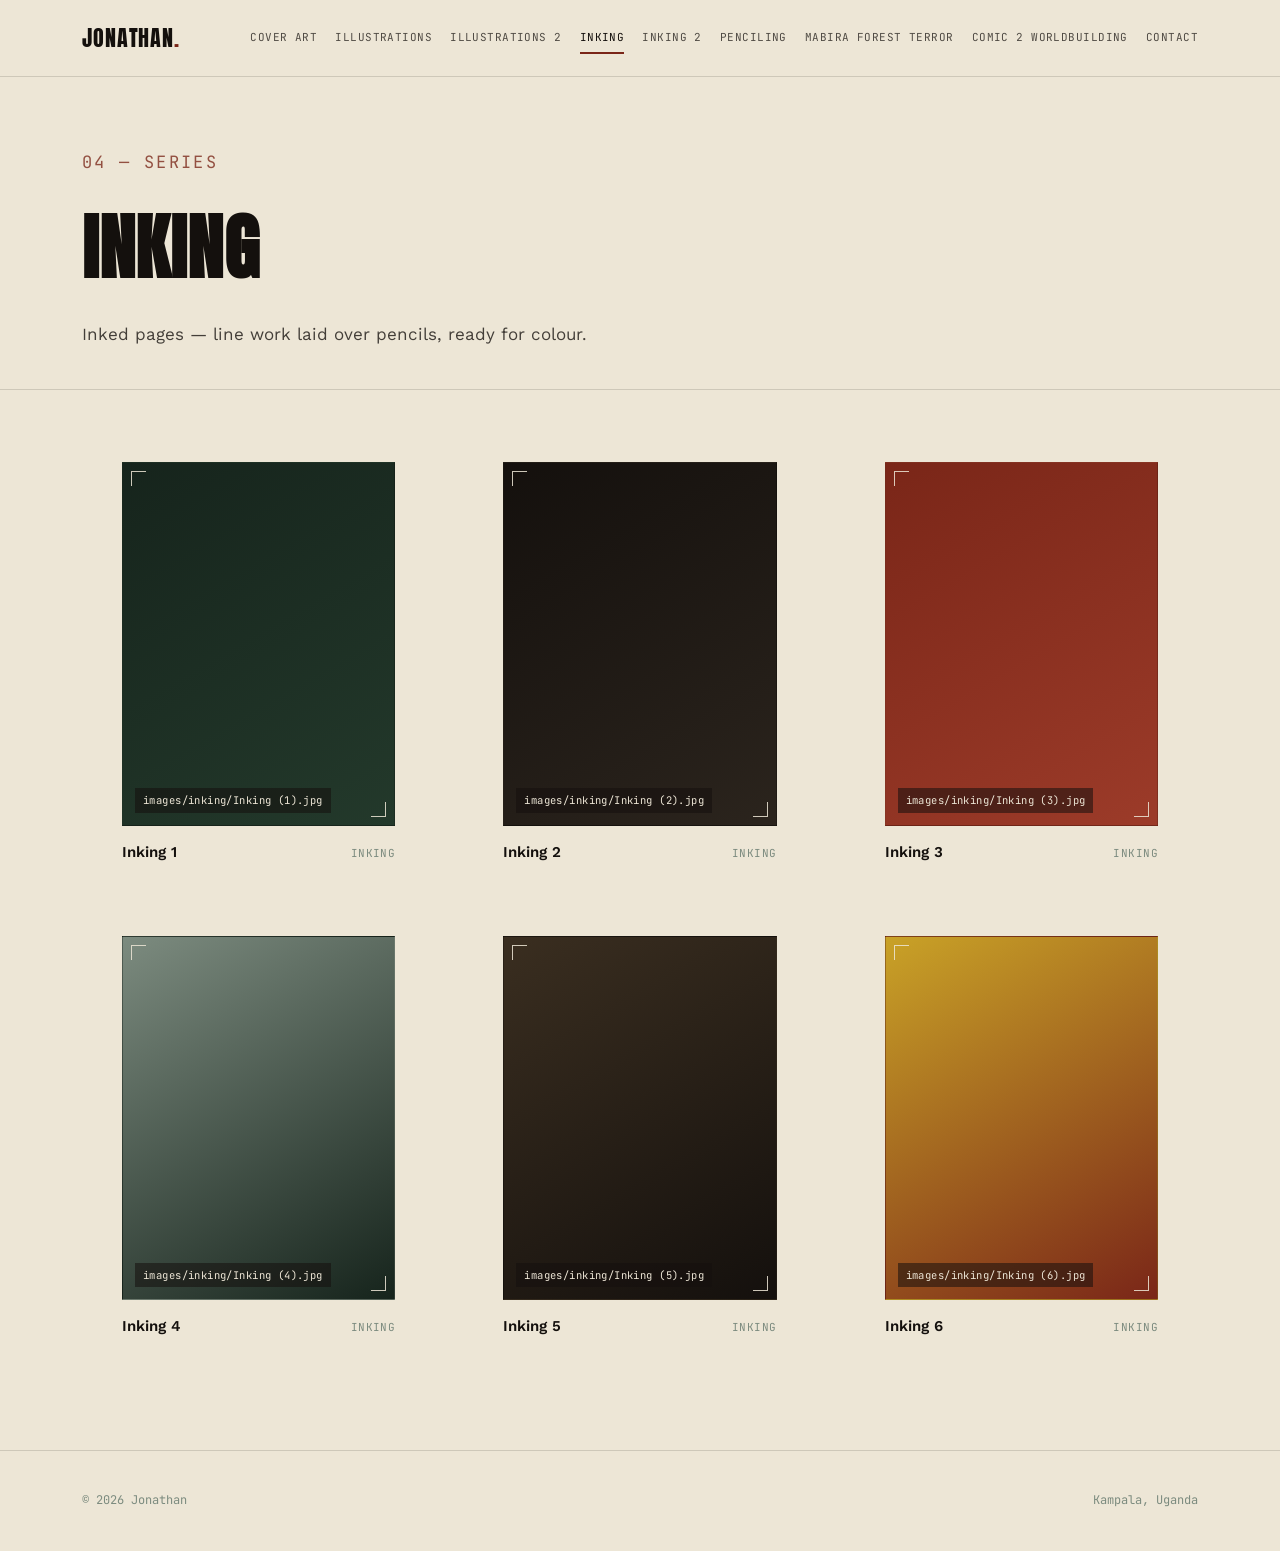
<file: inking.html>
<!DOCTYPE html>
<html lang="en">
<head>
<meta charset="UTF-8">
<meta name="viewport" content="width=device-width, initial-scale=1.0">
<title>Inking — Jonathan</title>
<link rel="preconnect" href="https://fonts.googleapis.com">
<link href="https://fonts.googleapis.com/css2?family=Anton&family=JetBrains+Mono:wght@400;500&family=Work+Sans:wght@400;500;600&display=swap" rel="stylesheet">
<link rel="stylesheet" href="style.css">
</head>
<body>

<nav class="site-nav">
  <div class="wrap">
    <a href="index.html" class="brand">Jonathan<span>.</span></a>
    <ul class="nav-links">
      <li><a href="cover-art.html">Cover Art</a></li>
      <li><a href="illustrations.html">Illustrations</a></li>
      <li><a href="illustrations-2.html">Illustrations 2</a></li>
      <li><a href="inking.html" class="active">Inking</a></li>
      <li><a href="inking-2.html">Inking 2</a></li>
      <li><a href="penciling.html">Penciling</a></li>
      <li><a href="mabira-forest-terror.html">Mabira Forest Terror</a></li>
      <li><a href="comic-2-worldbuilding.html">Comic 2 Worldbuilding</a></li>
      <li><a href="contact.html">Contact</a></li>
    </ul>
    <button class="nav-toggle" aria-label="Toggle menu">Menu</button>
  </div>
</nav>

<header class="page-header">
  <div class="wrap">
    <p class="hero-eyebrow">04 — Series</p>
    <h1>Inking</h1>
    <p>Inked pages — line work laid over pencils, ready for colour.</p>
  </div>
</header>

<main>
  <div class="wrap">
    <div class="gallery">
      <figure class="art-tile">
        <div class="art-frame ph-1">
          <!-- Swap this div's contents for: <img src="images/inking/Inking (1).jpg" alt="Describe the artwork"> -->
          <div class="ph"><span class="ph-tag">images/inking/Inking (1).jpg</span></div>
        </div>
        <figcaption>
          <span class="art-title">Inking 1</span>
          <span class="art-meta">Inking</span>
        </figcaption>
      </figure>

      <figure class="art-tile">
        <div class="art-frame ph-2">
          <!-- Swap this div's contents for: <img src="images/inking/Inking (2).jpg" alt="Describe the artwork"> -->
          <div class="ph"><span class="ph-tag">images/inking/Inking (2).jpg</span></div>
        </div>
        <figcaption>
          <span class="art-title">Inking 2</span>
          <span class="art-meta">Inking</span>
        </figcaption>
      </figure>

      <figure class="art-tile">
        <div class="art-frame ph-3">
          <!-- Swap this div's contents for: <img src="images/inking/Inking (3).jpg" alt="Describe the artwork"> -->
          <div class="ph"><span class="ph-tag">images/inking/Inking (3).jpg</span></div>
        </div>
        <figcaption>
          <span class="art-title">Inking 3</span>
          <span class="art-meta">Inking</span>
        </figcaption>
      </figure>

      <figure class="art-tile">
        <div class="art-frame ph-4">
          <!-- Swap this div's contents for: <img src="images/inking/Inking (4).jpg" alt="Describe the artwork"> -->
          <div class="ph"><span class="ph-tag">images/inking/Inking (4).jpg</span></div>
        </div>
        <figcaption>
          <span class="art-title">Inking 4</span>
          <span class="art-meta">Inking</span>
        </figcaption>
      </figure>

      <figure class="art-tile">
        <div class="art-frame ph-5">
          <!-- Swap this div's contents for: <img src="images/inking/Inking (5).jpg" alt="Describe the artwork"> -->
          <div class="ph"><span class="ph-tag">images/inking/Inking (5).jpg</span></div>
        </div>
        <figcaption>
          <span class="art-title">Inking 5</span>
          <span class="art-meta">Inking</span>
        </figcaption>
      </figure>

      <figure class="art-tile">
        <div class="art-frame ph-6">
          <!-- Swap this div's contents for: <img src="images/inking/Inking (6).jpg" alt="Describe the artwork"> -->
          <div class="ph"><span class="ph-tag">images/inking/Inking (6).jpg</span></div>
        </div>
        <figcaption>
          <span class="art-title">Inking 6</span>
          <span class="art-meta">Inking</span>
        </figcaption>
      </figure>
    </div>
  </div>
</main>

<footer class="site-footer">
  <div class="wrap" style="display:flex; justify-content:space-between; width:100%;">
    <span>&copy; 2026 Jonathan</span>
    <span>Kampala, Uganda</span>
  </div>
</footer>

<script src="script.js"></script>
</body>
</html>
</file>
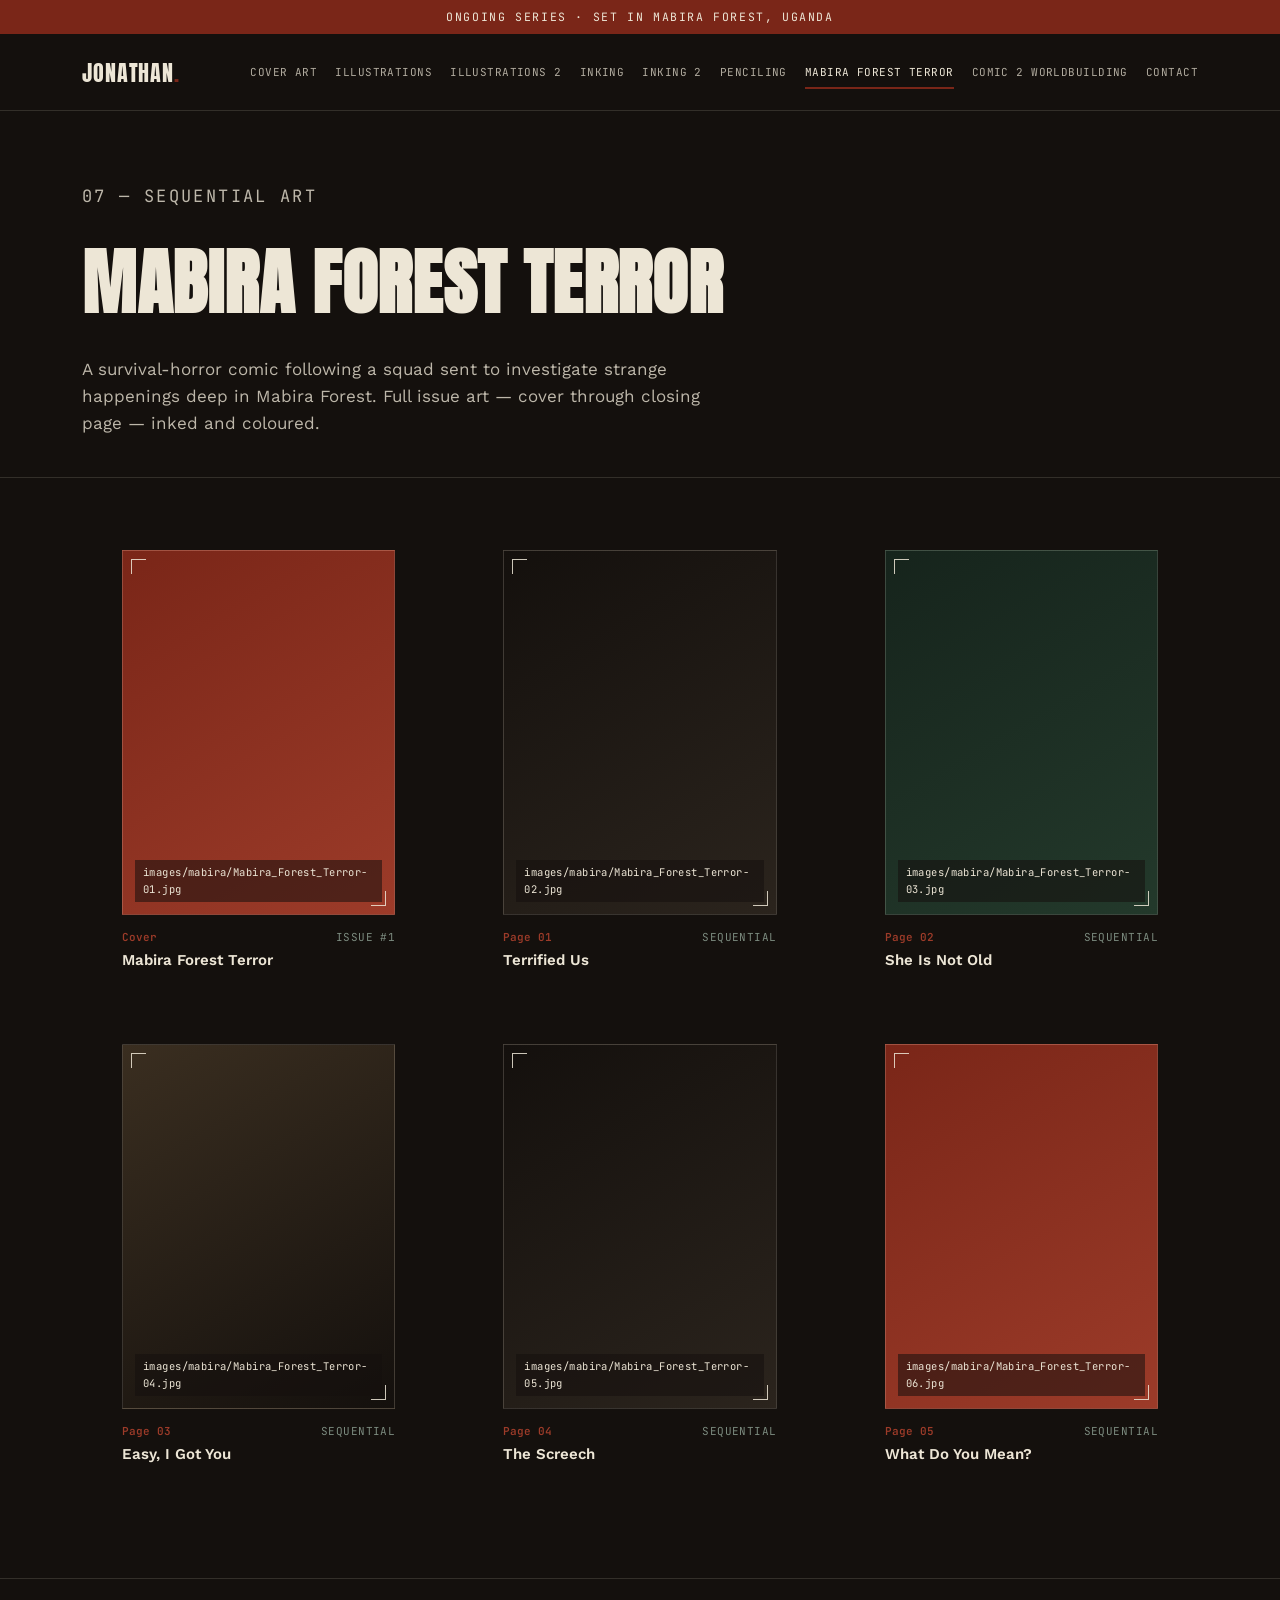
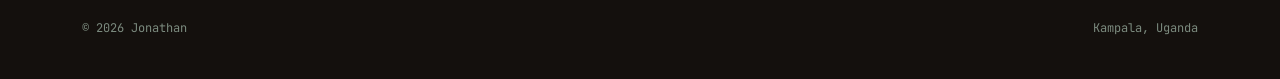
<file: mabira-forest-terror.html>
<!DOCTYPE html>
<html lang="en">
<head>
<meta charset="UTF-8">
<meta name="viewport" content="width=device-width, initial-scale=1.0">
<title>Mabira Forest Terror — Jonathan</title>
<link rel="preconnect" href="https://fonts.googleapis.com">
<link href="https://fonts.googleapis.com/css2?family=Anton&family=JetBrains+Mono:wght@400;500&family=Work+Sans:wght@400;500;600&display=swap" rel="stylesheet">
<link rel="stylesheet" href="style.css">
</head>
<body class="mabira">

<div class="mabira-band">Ongoing series · Set in Mabira Forest, Uganda</div>

<nav class="site-nav">
  <div class="wrap">
    <a href="index.html" class="brand">Jonathan<span>.</span></a>
    <ul class="nav-links">
      <li><a href="cover-art.html">Cover Art</a></li>
      <li><a href="illustrations.html">Illustrations</a></li>
      <li><a href="illustrations-2.html">Illustrations 2</a></li>
      <li><a href="inking.html">Inking</a></li>
      <li><a href="inking-2.html">Inking 2</a></li>
      <li><a href="penciling.html">Penciling</a></li>
      <li><a href="mabira-forest-terror.html" class="active">Mabira Forest Terror</a></li>
      <li><a href="comic-2-worldbuilding.html">Comic 2 Worldbuilding</a></li>
      <li><a href="contact.html">Contact</a></li>
    </ul>
    <button class="nav-toggle" aria-label="Toggle menu">Menu</button>
  </div>
</nav>

<header class="page-header">
  <div class="wrap">
    <p class="hero-eyebrow">07 — Sequential Art</p>
    <h1>Mabira Forest Terror</h1>
    <p>A survival-horror comic following a squad sent to investigate strange
    happenings deep in Mabira Forest. Full issue art — cover through closing
    page — inked and coloured.</p>
  </div>
</header>

<main>
  <div class="wrap">
    <div class="gallery">
      <figure class="art-tile">
        <div class="art-frame ph-3">
          <!-- Swap for: <img src="images/mabira/Mabira_Forest_Terror-01.jpg" alt="Mabira Forest Terror"> -->
          <div class="ph"><span class="ph-tag">images/mabira/Mabira_Forest_Terror-01.jpg</span></div>
        </div>
        <figcaption>
          <span class="art-title"><span class="issue-number">Cover</span>Mabira Forest Terror</span>
          <span class="art-meta">Issue #1</span>
        </figcaption>
      </figure>

      <figure class="art-tile">
        <div class="art-frame ph-2">
          <!-- Swap for: <img src="images/mabira/Mabira_Forest_Terror-02.jpg" alt="Terrified Us"> -->
          <div class="ph"><span class="ph-tag">images/mabira/Mabira_Forest_Terror-02.jpg</span></div>
        </div>
        <figcaption>
          <span class="art-title"><span class="issue-number">Page 01</span>Terrified Us</span>
          <span class="art-meta">Sequential</span>
        </figcaption>
      </figure>

      <figure class="art-tile">
        <div class="art-frame ph-1">
          <!-- Swap for: <img src="images/mabira/Mabira_Forest_Terror-03.jpg" alt="She Is Not Old"> -->
          <div class="ph"><span class="ph-tag">images/mabira/Mabira_Forest_Terror-03.jpg</span></div>
        </div>
        <figcaption>
          <span class="art-title"><span class="issue-number">Page 02</span>She Is Not Old</span>
          <span class="art-meta">Sequential</span>
        </figcaption>
      </figure>

      <figure class="art-tile">
        <div class="art-frame ph-5">
          <!-- Swap for: <img src="images/mabira/Mabira_Forest_Terror-04.jpg" alt="Easy, I Got You"> -->
          <div class="ph"><span class="ph-tag">images/mabira/Mabira_Forest_Terror-04.jpg</span></div>
        </div>
        <figcaption>
          <span class="art-title"><span class="issue-number">Page 03</span>Easy, I Got You</span>
          <span class="art-meta">Sequential</span>
        </figcaption>
      </figure>

      <figure class="art-tile">
        <div class="art-frame ph-2">
          <!-- Swap for: <img src="images/mabira/Mabira_Forest_Terror-05.jpg" alt="The Screech"> -->
          <div class="ph"><span class="ph-tag">images/mabira/Mabira_Forest_Terror-05.jpg</span></div>
        </div>
        <figcaption>
          <span class="art-title"><span class="issue-number">Page 04</span>The Screech</span>
          <span class="art-meta">Sequential</span>
        </figcaption>
      </figure>

      <figure class="art-tile">
        <div class="art-frame ph-3">
          <!-- Swap for: <img src="images/mabira/Mabira_Forest_Terror-06.jpg" alt="What Do You Mean?"> -->
          <div class="ph"><span class="ph-tag">images/mabira/Mabira_Forest_Terror-06.jpg</span></div>
        </div>
        <figcaption>
          <span class="art-title"><span class="issue-number">Page 05</span>What Do You Mean?</span>
          <span class="art-meta">Sequential</span>
        </figcaption>
      </figure>
    </div>
  </div>
</main>

<footer class="site-footer">
  <div class="wrap" style="display:flex; justify-content:space-between; width:100%;">
    <span>&copy; 2026 Jonathan</span>
    <span>Kampala, Uganda</span>
  </div>
</footer>

<script src="script.js"></script>
</body>
</html>
</file>
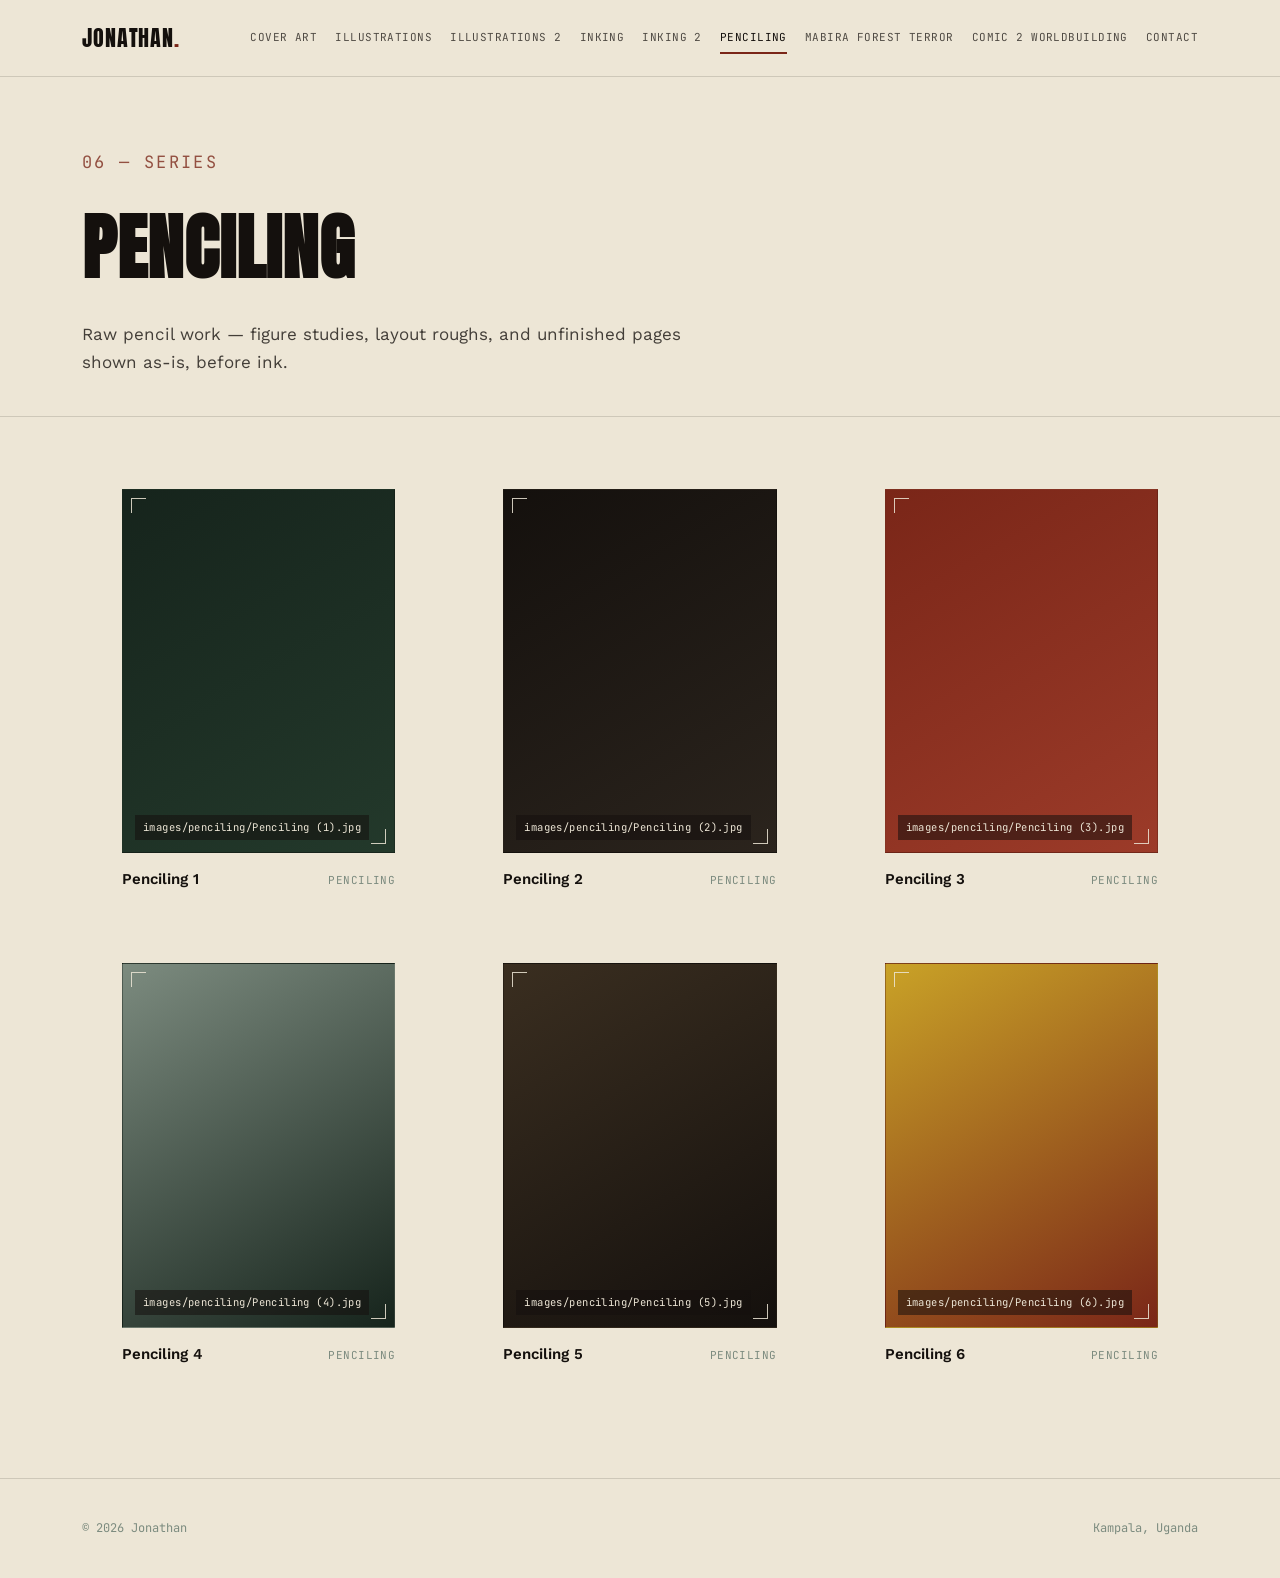
<file: penciling.html>
<!DOCTYPE html>
<html lang="en">
<head>
<meta charset="UTF-8">
<meta name="viewport" content="width=device-width, initial-scale=1.0">
<title>Penciling — Jonathan</title>
<link rel="preconnect" href="https://fonts.googleapis.com">
<link href="https://fonts.googleapis.com/css2?family=Anton&family=JetBrains+Mono:wght@400;500&family=Work+Sans:wght@400;500;600&display=swap" rel="stylesheet">
<link rel="stylesheet" href="style.css">
</head>
<body>

<nav class="site-nav">
  <div class="wrap">
    <a href="index.html" class="brand">Jonathan<span>.</span></a>
    <ul class="nav-links">
      <li><a href="cover-art.html">Cover Art</a></li>
      <li><a href="illustrations.html">Illustrations</a></li>
      <li><a href="illustrations-2.html">Illustrations 2</a></li>
      <li><a href="inking.html">Inking</a></li>
      <li><a href="inking-2.html">Inking 2</a></li>
      <li><a href="penciling.html" class="active">Penciling</a></li>
      <li><a href="mabira-forest-terror.html">Mabira Forest Terror</a></li>
      <li><a href="comic-2-worldbuilding.html">Comic 2 Worldbuilding</a></li>
      <li><a href="contact.html">Contact</a></li>
    </ul>
    <button class="nav-toggle" aria-label="Toggle menu">Menu</button>
  </div>
</nav>

<header class="page-header">
  <div class="wrap">
    <p class="hero-eyebrow">06 — Series</p>
    <h1>Penciling</h1>
    <p>Raw pencil work — figure studies, layout roughs, and unfinished pages shown as-is, before ink.</p>
  </div>
</header>

<main>
  <div class="wrap">
    <div class="gallery">
      <figure class="art-tile">
        <div class="art-frame ph-1">
          <!-- Swap this div's contents for: <img src="images/penciling/Penciling (1).jpg" alt="Describe the artwork"> -->
          <div class="ph"><span class="ph-tag">images/penciling/Penciling (1).jpg</span></div>
        </div>
        <figcaption>
          <span class="art-title">Penciling 1</span>
          <span class="art-meta">Penciling</span>
        </figcaption>
      </figure>

      <figure class="art-tile">
        <div class="art-frame ph-2">
          <!-- Swap this div's contents for: <img src="images/penciling/Penciling (2).jpg" alt="Describe the artwork"> -->
          <div class="ph"><span class="ph-tag">images/penciling/Penciling (2).jpg</span></div>
        </div>
        <figcaption>
          <span class="art-title">Penciling 2</span>
          <span class="art-meta">Penciling</span>
        </figcaption>
      </figure>

      <figure class="art-tile">
        <div class="art-frame ph-3">
          <!-- Swap this div's contents for: <img src="images/penciling/Penciling (3).jpg" alt="Describe the artwork"> -->
          <div class="ph"><span class="ph-tag">images/penciling/Penciling (3).jpg</span></div>
        </div>
        <figcaption>
          <span class="art-title">Penciling 3</span>
          <span class="art-meta">Penciling</span>
        </figcaption>
      </figure>

      <figure class="art-tile">
        <div class="art-frame ph-4">
          <!-- Swap this div's contents for: <img src="images/penciling/Penciling (4).jpg" alt="Describe the artwork"> -->
          <div class="ph"><span class="ph-tag">images/penciling/Penciling (4).jpg</span></div>
        </div>
        <figcaption>
          <span class="art-title">Penciling 4</span>
          <span class="art-meta">Penciling</span>
        </figcaption>
      </figure>

      <figure class="art-tile">
        <div class="art-frame ph-5">
          <!-- Swap this div's contents for: <img src="images/penciling/Penciling (5).jpg" alt="Describe the artwork"> -->
          <div class="ph"><span class="ph-tag">images/penciling/Penciling (5).jpg</span></div>
        </div>
        <figcaption>
          <span class="art-title">Penciling 5</span>
          <span class="art-meta">Penciling</span>
        </figcaption>
      </figure>

      <figure class="art-tile">
        <div class="art-frame ph-6">
          <!-- Swap this div's contents for: <img src="images/penciling/Penciling (6).jpg" alt="Describe the artwork"> -->
          <div class="ph"><span class="ph-tag">images/penciling/Penciling (6).jpg</span></div>
        </div>
        <figcaption>
          <span class="art-title">Penciling 6</span>
          <span class="art-meta">Penciling</span>
        </figcaption>
      </figure>
    </div>
  </div>
</main>

<footer class="site-footer">
  <div class="wrap" style="display:flex; justify-content:space-between; width:100%;">
    <span>&copy; 2026 Jonathan</span>
    <span>Kampala, Uganda</span>
  </div>
</footer>

<script src="script.js"></script>
</body>
</html>
</file>
<file: style.css>
/* ==========================================================================
   JONATHAN — Illustrator & Comic Artist Portfolio
   Design tokens
   ========================================================================== */

:root {
  --ink:        #14100D;   /* near-black, warm */
  --forest:     #16241C;   /* deep forest — Mabira canopy */
  --forest-lt:  #23392B;
  --parchment:  #EDE6D6;   /* warm paper */
  --parchment2: #E1D8C2;
  --crimson:    #7A2618;   /* blood / ember accent */
  --crimson-lt: #9C3B29;
  --gold:       #C9A227;   /* aged gold, used sparingly */
  --mist:       #7C8B7F;   /* muted sage for secondary text */
  --line:       rgba(20, 16, 13, 0.14);

  --font-display: 'Anton', sans-serif;
  --font-body: 'Work Sans', sans-serif;
  --font-mono: 'JetBrains Mono', monospace;
}

* { box-sizing: border-box; }
html { scroll-behavior: smooth; }

body {
  margin: 0;
  background: var(--parchment);
  color: var(--ink);
  font-family: var(--font-body);
  font-size: 16px;
  line-height: 1.6;
  -webkit-font-smoothing: antialiased;
}

a { color: inherit; text-decoration: none; }

img { max-width: 100%; display: block; }

/* -------------------------------------------------- layout shells */
.wrap {
  max-width: 1180px;
  margin: 0 auto;
  padding: 0 32px;
}

/* -------------------------------------------------- nav */
.site-nav {
  position: sticky;
  top: 0;
  z-index: 50;
  background: var(--parchment);
  border-bottom: 1px solid var(--line);
}

.site-nav .wrap {
  display: flex;
  align-items: center;
  justify-content: space-between;
  gap: 24px;
  min-height: 76px;
  padding-top: 14px;
  padding-bottom: 14px;
}

.brand {
  font-family: var(--font-display);
  font-size: 22px;
  letter-spacing: 0.04em;
  text-transform: uppercase;
}

.brand span { color: var(--crimson); }

.nav-links {
  display: flex;
  flex-wrap: wrap;
  justify-content: flex-end;
  gap: 10px 18px;
  list-style: none;
  margin: 0;
  padding: 0;
  font-family: var(--font-mono);
  font-size: 11px;
  letter-spacing: 0.04em;
  text-transform: uppercase;
}

.nav-links a {
  position: relative;
  padding-bottom: 4px;
  color: var(--ink);
  opacity: 0.72;
  transition: opacity 0.2s ease;
}

.nav-links a:hover,
.nav-links a.active { opacity: 1; }

.nav-links a.active::after {
  content: "";
  position: absolute;
  left: 0; right: 0; bottom: -6px;
  height: 2px;
  background: var(--crimson);
}

.nav-toggle {
  display: none;
  font-family: var(--font-mono);
  font-size: 12px;
  background: none;
  border: 1px solid var(--ink);
  padding: 8px 12px;
  cursor: pointer;
}

/* -------------------------------------------------- nav: Projects dropdown */
.nav-dropdown {
  position: relative;
}

.nav-dropdown-toggle {
  display: flex;
  align-items: center;
  gap: 6px;
  font-family: var(--font-mono);
  font-size: 11px;
  letter-spacing: 0.04em;
  text-transform: uppercase;
  background: none;
  border: none;
  padding: 0 0 4px;
  margin: 0;
  color: var(--ink);
  opacity: 0.72;
  cursor: pointer;
  transition: opacity 0.2s ease;
}

.nav-dropdown-toggle:hover,
.nav-dropdown.open .nav-dropdown-toggle { opacity: 1; }

.nav-dropdown .caret {
  font-size: 9px;
  transition: transform 0.2s ease;
}

.nav-dropdown.open .caret,
.nav-dropdown:hover .caret { transform: rotate(180deg); }

.nav-dropdown-menu {
  position: absolute;
  top: calc(100% + 16px);
  right: 0;
  z-index: 60;
  min-width: 220px;
  margin: 0;
  padding: 8px 0;
  list-style: none;
  background: var(--parchment);
  border: 1px solid var(--line);
  box-shadow: 0 14px 30px rgba(20, 16, 13, 0.16);
  opacity: 0;
  visibility: hidden;
  transform: translateY(-6px);
  transition: opacity 0.18s ease, transform 0.18s ease, visibility 0.18s ease;
}

.nav-dropdown:hover .nav-dropdown-menu,
.nav-dropdown.open .nav-dropdown-menu {
  opacity: 1;
  visibility: visible;
  transform: translateY(0);
}

.nav-dropdown-menu a {
  display: block;
  padding: 10px 18px;
  font-family: var(--font-mono);
  font-size: 11px;
  letter-spacing: 0.04em;
  text-transform: uppercase;
  white-space: nowrap;
  opacity: 0.78;
}

.nav-dropdown-menu a:hover {
  opacity: 1;
  background: rgba(20, 16, 13, 0.05);
}

body.mabira .nav-dropdown-toggle,
body.mabira .nav-dropdown-menu a { color: var(--parchment); }
body.mabira .nav-dropdown-menu {
  background: var(--ink);
  border-color: rgba(237, 230, 214, 0.14);
  box-shadow: 0 14px 30px rgba(0, 0, 0, 0.4);
}
body.mabira .nav-dropdown-menu a:hover { background: rgba(237, 230, 214, 0.08); }

/* -------------------------------------------------- hero */
.hero {
  padding: 96px 0 72px;
  border-bottom: 1px solid var(--line);
}

.hero-eyebrow {
  font-family: var(--font-mono);
  font-size: 12px;
  letter-spacing: 0.14em;
  text-transform: uppercase;
  color: var(--crimson);
  margin: 0 0 18px;
}

.hero h1 {
  font-family: var(--font-display);
  font-size: clamp(48px, 9vw, 108px);
  line-height: 0.94;
  letter-spacing: 0.01em;
  text-transform: uppercase;
  margin: 0 0 24px;
}

.hero p {
  max-width: 560px;
  font-size: 18px;
  color: var(--ink);
  opacity: 0.78;
  margin: 0;
}

/* -------------------------------------------------- section headers (category pages) */
.page-header {
  padding: 72px 0 40px;
  border-bottom: 1px solid var(--line);
}

.page-header .hero-eyebrow { margin-bottom: 14px; }

.page-header h1 {
  font-family: var(--font-display);
  font-size: clamp(40px, 6vw, 72px);
  text-transform: uppercase;
  letter-spacing: 0.01em;
  margin: 0 0 16px;
}

.page-header p {
  max-width: 620px;
  font-size: 17px;
  opacity: 0.78;
  margin: 0;
}

/* -------------------------------------------------- category index (home browse tiles) */
.browse-grid {
  display: grid;
  grid-template-columns: repeat(3, 1fr);
  gap: 2px;
  background: var(--ink);
  margin: 0 0 96px;
}

.browse-card {
  position: relative;
  background: var(--forest);
  color: var(--parchment);
  aspect-ratio: 4 / 5;
  overflow: hidden;
  display: block;
}

.browse-card:nth-child(2n) { background: var(--ink); }
.browse-card:nth-child(3n) { background: var(--crimson); }

.browse-slideshow {
  position: absolute;
  inset: 0;
}

.browse-slideshow img {
  position: absolute;
  inset: 0;
  width: 100%;
  height: 100%;
  object-fit: cover;
  opacity: 0;
  transition: opacity 1.1s ease;
}

.browse-slideshow img.is-active { opacity: 1; }

.browse-overlay {
  position: absolute;
  inset: 0;
  z-index: 2;
  padding: 24px;
  display: flex;
  flex-direction: column;
  justify-content: flex-end;
  background: linear-gradient(180deg, rgba(20,16,13,0) 45%, rgba(20,16,13,0.78) 100%);
  transition: background 0.25s ease;
}

.browse-card:hover .browse-overlay {
  background: linear-gradient(180deg, rgba(20,16,13,0.05) 0%, rgba(20,16,13,0.85) 100%);
}

.browse-index {
  position: absolute;
  top: 20px; left: 24px;
  font-family: var(--font-mono);
  font-size: 12px;
  color: var(--parchment);
  opacity: 0.85;
}

.browse-overlay h3 {
  font-family: var(--font-display);
  font-size: 26px;
  text-transform: uppercase;
  margin: 0 0 4px;
  letter-spacing: 0.01em;
  color: var(--parchment);
}

.browse-overlay span.count {
  font-family: var(--font-mono);
  font-size: 11px;
  opacity: 0.9;
  text-transform: uppercase;
  letter-spacing: 0.06em;
  color: var(--parchment);
}

/* -------------------------------------------------- artwork gallery grid */
.gallery {
  display: grid;
  grid-template-columns: repeat(3, 1fr);
  gap: 40px 28px;
  padding: 56px 0 96px;
}

.art-tile { display: flex; flex-direction: column; }

.art-frame {
  position: relative;
  aspect-ratio: 3 / 4;
  background-size: cover;
  background-position: center;
  overflow: hidden;
  border: 1px solid var(--line);
}

/* registration / crop-mark corners — the site's recurring signature device */
.art-frame::before,
.art-frame::after,
.art-frame .rm-tl,
.art-frame .rm-br {
  content: "";
  position: absolute;
  width: 14px; height: 14px;
  pointer-events: none;
}
.art-frame::before {
  top: 8px; left: 8px;
  border-top: 1.5px solid var(--parchment);
  border-left: 1.5px solid var(--parchment);
  opacity: 0.85;
}
.art-frame::after {
  bottom: 8px; right: 8px;
  border-bottom: 1.5px solid var(--parchment);
  border-right: 1.5px solid var(--parchment);
  opacity: 0.85;
}

.art-frame img {
  width: 100%; height: 100%;
  object-fit: cover;
  position: absolute; inset: 0;
}

/* placeholder fill shown until a real file is dropped into /images */
.ph {
  position: absolute; inset: 0;
  display: flex;
  align-items: flex-end;
  padding: 12px;
}
.ph-tag {
  font-family: var(--font-mono);
  font-size: 10.5px;
  letter-spacing: 0.04em;
  color: var(--parchment);
  background: rgba(20,16,13,0.55);
  padding: 4px 8px;
}
.ph-1 { background: linear-gradient(150deg, var(--forest), var(--forest-lt)); }
.ph-2 { background: linear-gradient(150deg, var(--ink), #2b241d); }
.ph-3 { background: linear-gradient(150deg, var(--crimson), var(--crimson-lt)); }
.ph-4 { background: linear-gradient(150deg, var(--mist), var(--forest)); }
.ph-5 { background: linear-gradient(150deg, #3a2e20, var(--ink)); }
.ph-6 { background: linear-gradient(150deg, var(--gold), var(--crimson)); }

.art-tile figcaption {
  margin-top: 14px;
  display: flex;
  justify-content: space-between;
  align-items: baseline;
  gap: 12px;
}

.art-title {
  font-size: 15px;
  font-weight: 600;
}

.art-meta {
  font-family: var(--font-mono);
  font-size: 11px;
  color: var(--mist);
  white-space: nowrap;
  text-transform: uppercase;
  letter-spacing: 0.04em;
}

/* -------------------------------------------------- Mabira Forest Terror — dark override */
body.mabira {
  background: var(--ink);
  color: var(--parchment);
}
body.mabira .site-nav {
  background: var(--ink);
  border-bottom: 1px solid rgba(237,230,214,0.14);
}
body.mabira .nav-links a { color: var(--parchment); }
body.mabira .brand { color: var(--parchment); }

.mabira-band {
  background: var(--crimson);
  color: var(--parchment);
  font-family: var(--font-mono);
  font-size: 11.5px;
  letter-spacing: 0.14em;
  text-transform: uppercase;
  text-align: center;
  padding: 8px 0;
}

body.mabira .page-header { border-bottom: 1px solid rgba(237,230,214,0.14); }
body.mabira .page-header p { color: var(--parchment); }
body.mabira .art-frame { border-color: rgba(237,230,214,0.16); }
body.mabira .art-meta { color: var(--mist); }
body.mabira .art-title { color: var(--parchment); }

.issue-number {
  font-family: var(--font-mono);
  font-size: 11px;
  color: var(--crimson-lt);
  margin-bottom: 2px;
  display: block;
}

/* -------------------------------------------------- footer */
.site-footer {
  border-top: 1px solid var(--line);
  padding: 40px 0;
  font-family: var(--font-mono);
  font-size: 12px;
  color: var(--mist);
  display: flex;
  justify-content: space-between;
  align-items: center;
}
body.mabira .site-footer {
  border-top: 1px solid rgba(237,230,214,0.14);
}

.site-footer a { text-decoration: underline; text-underline-offset: 3px; }

/* -------------------------------------------------- contact page */
.contact-grid {
  display: grid;
  grid-template-columns: 1.1fr 0.9fr;
  gap: 64px;
  padding: 56px 0 96px;
}

.contact-grid h2 {
  font-family: var(--font-display);
  font-size: 28px;
  text-transform: uppercase;
  margin: 0 0 18px;
}

.contact-list {
  list-style: none;
  padding: 0;
  margin: 0;
}
.contact-list li {
  border-top: 1px solid var(--line);
  padding: 16px 0;
  display: flex;
  justify-content: space-between;
  font-family: var(--font-mono);
  font-size: 13px;
  text-transform: uppercase;
  letter-spacing: 0.04em;
}
.contact-list li:last-child { border-bottom: 1px solid var(--line); }

/* -------------------------------------------------- responsive */
@media (max-width: 860px) {
  .browse-grid { grid-template-columns: repeat(2, 1fr); }
  .gallery { grid-template-columns: repeat(2, 1fr); }
  .contact-grid { grid-template-columns: 1fr; gap: 40px; }
}

@media (max-width: 600px) {
  .wrap { padding: 0 20px; }
  .nav-links {
    position: fixed;
    top: 76px; left: 0; right: 0;
    background: var(--parchment);
    flex-direction: column;
    gap: 0;
    border-bottom: 1px solid var(--line);
    display: none;
  }
  body.mabira .nav-links { background: var(--ink); }
  .nav-links.open { display: flex; }
  .nav-links a {
    padding: 16px 20px;
    width: 100%;
    border-top: 1px solid var(--line);
  }
  .nav-toggle { display: block; }

  /* Projects dropdown becomes an inline expandable row on mobile —
     hover is disabled (touch has no hover) and it opens only on tap. */
  .nav-dropdown { width: 100%; }
  .nav-dropdown-toggle {
    width: 100%;
    justify-content: space-between;
    padding: 16px 20px;
    border-top: 1px solid var(--line);
  }
  body.mabira .nav-dropdown-toggle { border-top-color: rgba(237,230,214,0.14); }
  .nav-dropdown:hover .nav-dropdown-menu { opacity: 0; visibility: hidden; transform: translateY(-6px); }
  .nav-dropdown.open .nav-dropdown-menu {
    position: static;
    opacity: 1;
    visibility: visible;
    transform: none;
    box-shadow: none;
    border: none;
    background: transparent;
    padding: 0;
  }
  .nav-dropdown-menu a { padding: 14px 20px 14px 32px; }
  .browse-grid { grid-template-columns: 1fr; }
  .gallery { grid-template-columns: 1fr; gap: 36px; }
  .hero { padding: 56px 0 48px; }
}

/* reduced motion */
@media (prefers-reduced-motion: reduce) {
  html { scroll-behavior: auto; }
  * { transition: none !important; }
}
</file>
